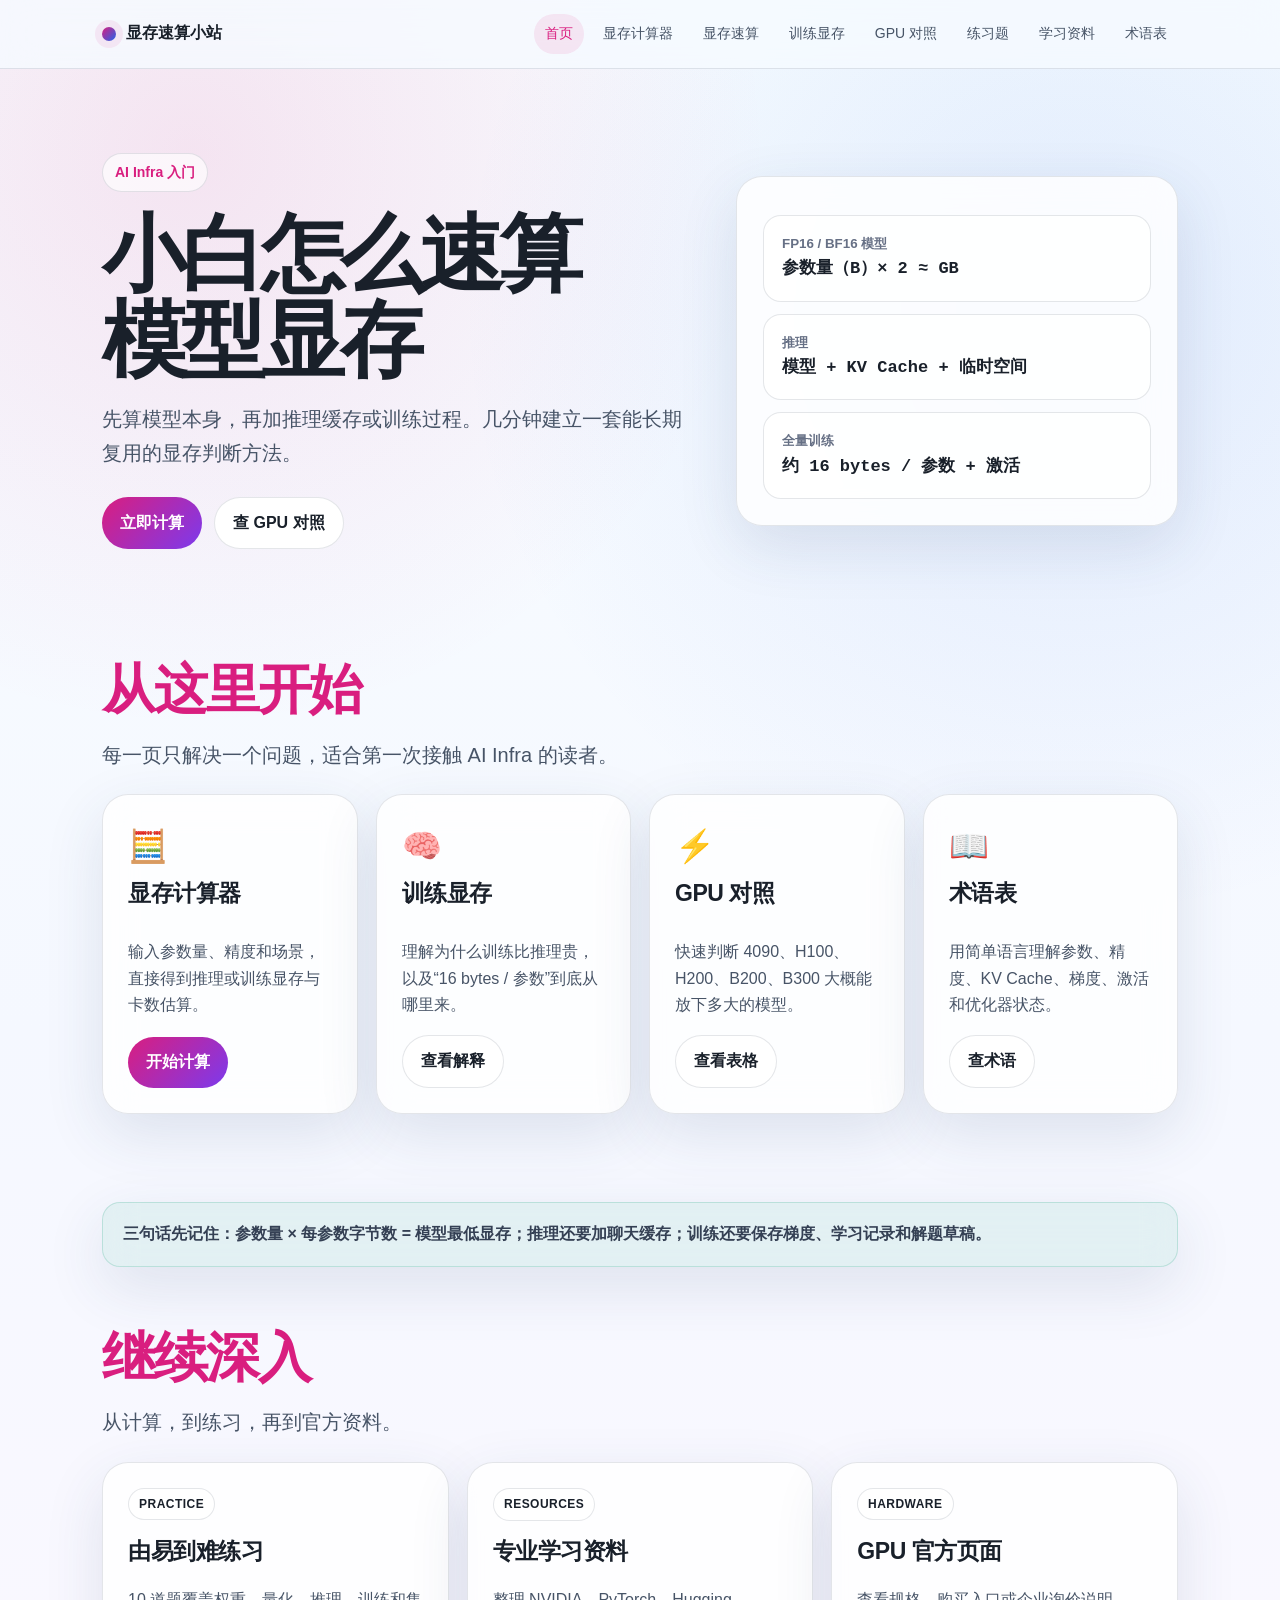
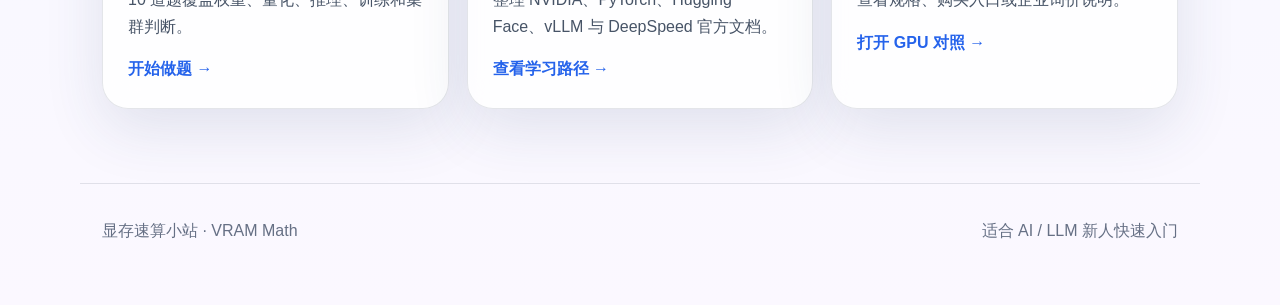
<file: index.html>
<!doctype html><html lang="zh-CN"><head><meta charset="utf-8"><meta name="viewport" content="width=device-width,initial-scale=1"><title>显存速算小站</title><meta name="description" content="用最简单的方法理解模型参数、推理显存、训练显存和常见 GPU。"><link rel="stylesheet" href="style.css"></head><body>
<nav class="nav"><div class="nav-inner"><a class="brand" href="index.html"><span class="brand-dot"></span><span>显存速算小站</span></a><div class="nav-links"><a class="active" href="index.html">首页</a><a href="calculator.html">显存计算器</a><a href="vram.html">显存速算</a><a href="training.html">训练显存</a><a href="gpu.html">GPU 对照</a><a href="practice.html">练习题</a><a href="resources.html">学习资料</a><a href="glossary.html">术语表</a></div></div></nav>
<main><section class="hero"><div class="hero-grid"><div><span class="kicker">AI Infra 入门</span><h1>小白怎么速算<br>模型显存</h1><p class="lead">先算模型本身，再加推理缓存或训练过程。几分钟建立一套能长期复用的显存判断方法。</p><div class="button-row"><a class="button primary" href="calculator.html">立即计算</a><a class="button" href="gpu.html">查 GPU 对照</a></div></div><aside class="hero-card"><div class="formula"><small>FP16 / BF16 模型</small><code>参数量（B）× 2 ≈ GB</code></div><div class="formula"><small>推理</small><code>模型 + KV Cache + 临时空间</code></div><div class="formula"><small>全量训练</small><code>约 16 bytes / 参数 + 激活</code></div></aside></div></section>
<section class="section"><div class="section-head"><h2>从这里开始</h2><p class="lead">每一页只解决一个问题，适合第一次接触 AI Infra 的读者。</p></div><div class="grid four">
<article class="card lesson-card"><div class="icon">🧮</div><h3>显存计算器</h3><p>输入参数量、精度和场景，直接得到推理或训练显存与卡数估算。</p><a class="button primary" href="calculator.html">开始计算</a></article>
<article class="card lesson-card"><div class="icon">🧠</div><h3>训练显存</h3><p>理解为什么训练比推理贵，以及“16 bytes / 参数”到底从哪里来。</p><a class="button" href="training.html">查看解释</a></article>
<article class="card lesson-card"><div class="icon">⚡</div><h3>GPU 对照</h3><p>快速判断 4090、H100、H200、B200、B300 大概能放下多大的模型。</p><a class="button" href="gpu.html">查看表格</a></article>
<article class="card lesson-card"><div class="icon">📖</div><h3>术语表</h3><p>用简单语言理解参数、精度、KV Cache、梯度、激活和优化器状态。</p><a class="button" href="glossary.html">查术语</a></article>
</div></section>
<section class="section"><div class="card callout">三句话先记住：参数量 × 每参数字节数 = 模型最低显存；推理还要加聊天缓存；训练还要保存梯度、学习记录和解题草稿。</div></section><section class="section compact-top"><div class="section-head"><h2>继续深入</h2><p class="lead">从计算，到练习，再到官方资料。</p></div><div class="grid three"><article class="card"><span class="tag">Practice</span><h3>由易到难练习</h3><p>10 道题覆盖权重、量化、推理、训练和集群判断。</p><a class="text-link" href="practice.html">开始做题 →</a></article><article class="card"><span class="tag">Resources</span><h3>专业学习资料</h3><p>整理 NVIDIA、PyTorch、Hugging Face、vLLM 与 DeepSpeed 官方文档。</p><a class="text-link" href="resources.html">查看学习路径 →</a></article><article class="card"><span class="tag">Hardware</span><h3>GPU 官方页面</h3><p>查看规格、购买入口或企业询价说明。</p><a class="text-link" href="gpu.html">打开 GPU 对照 →</a></article></div></section></main>
<footer class="footer"><span>显存速算小站 · VRAM Math</span><span>适合 AI / LLM 新人快速入门</span></footer></body></html>
</file>
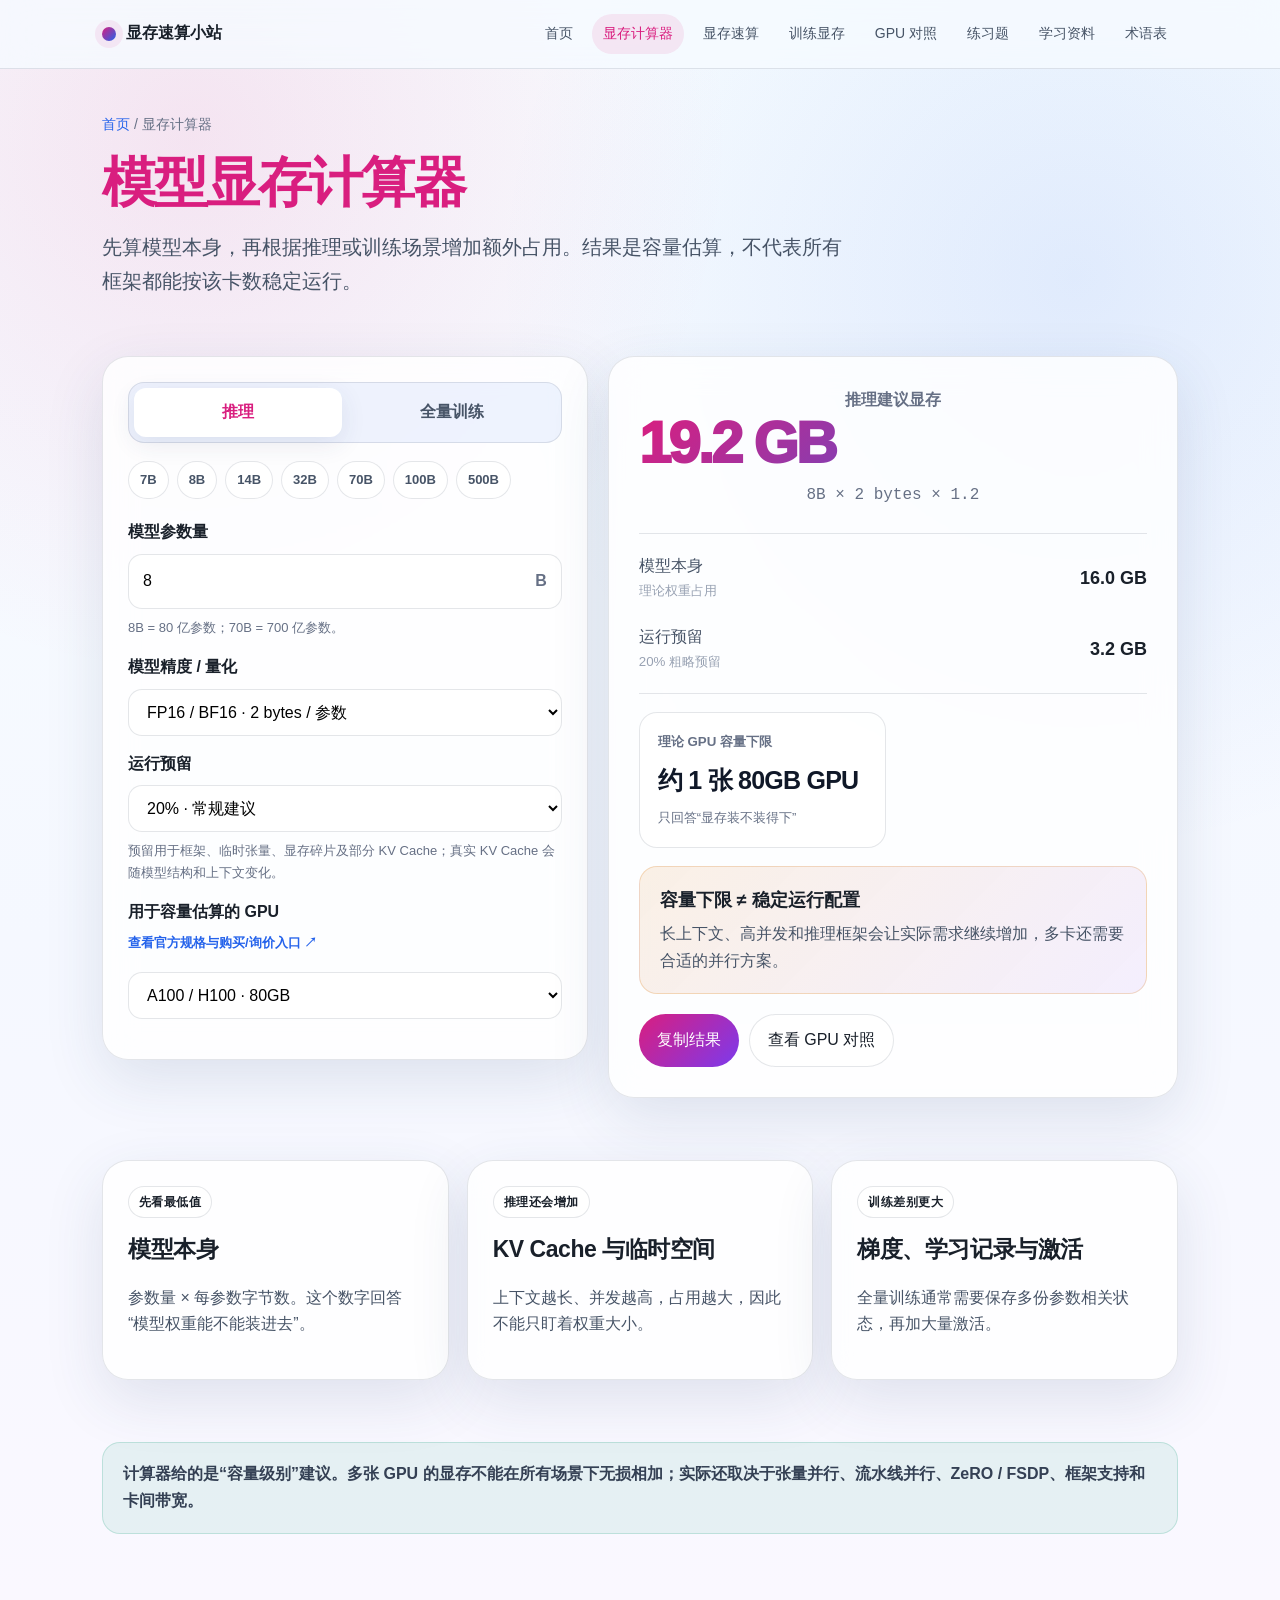
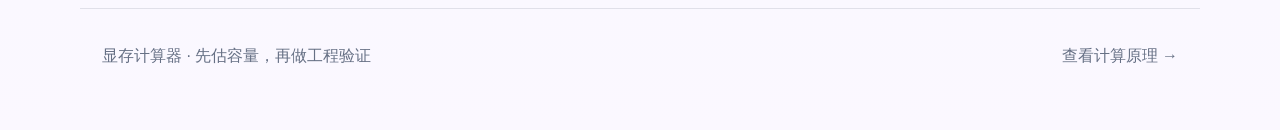
<file: calculator.html>
<!doctype html>
<html lang="zh-CN">
<head>
<meta charset="utf-8">
<meta name="viewport" content="width=device-width,initial-scale=1">
<title>显存计算器｜显存速算小站</title>
<meta name="description" content="输入模型参数、精度和使用场景，快速估算推理或全量训练需要的 GPU 显存。">
<link rel="stylesheet" href="style.css">
</head>
<body>
<nav class="nav"><div class="nav-inner"><a class="brand" href="index.html"><span class="brand-dot"></span><span>显存速算小站</span></a><div class="nav-links"><a href="index.html">首页</a><a class="active" href="calculator.html">显存计算器</a><a href="vram.html">显存速算</a><a href="training.html">训练显存</a><a href="gpu.html">GPU 对照</a><a href="practice.html">练习题</a><a href="resources.html">学习资料</a><a href="glossary.html">术语表</a></div></div></nav>
<main>
<section class="section calculator-hero"><div class="breadcrumbs"><a href="index.html">首页</a> / 显存计算器</div><div class="section-head"><h2>模型显存计算器</h2><p class="lead">先算模型本身，再根据推理或训练场景增加额外占用。结果是容量估算，不代表所有框架都能按该卡数稳定运行。</p></div></section>
<section class="section compact-top">
<div class="calculator-layout">
<article class="card calculator-form">
<div class="segmented" role="tablist" aria-label="计算场景">
<button class="segment active" type="button" data-mode="inference">推理</button>
<button class="segment" type="button" data-mode="training">全量训练</button>
</div>
<div class="preset-row" aria-label="常用模型参数预设">
<button type="button" class="preset" data-params="7">7B</button>
<button type="button" class="preset" data-params="8">8B</button>
<button type="button" class="preset" data-params="14">14B</button>
<button type="button" class="preset" data-params="32">32B</button>
<button type="button" class="preset" data-params="70">70B</button>
<button type="button" class="preset" data-params="100">100B</button>
<button type="button" class="preset" data-params="500">500B</button>
</div>
<div class="field"><label for="params">模型参数量</label><div class="input-suffix"><input id="params" type="number" min="0.1" step="0.1" value="8" inputmode="decimal"><span>B</span></div><p class="field-help">8B = 80 亿参数；70B = 700 亿参数。</p></div>
<div class="field"><label for="precision">模型精度 / 量化</label><select id="precision"><option value="4">FP32 · 4 bytes / 参数</option><option value="2" selected>FP16 / BF16 · 2 bytes / 参数</option><option value="1">INT8 · 约 1 byte / 参数</option><option value="0.5">INT4 · 理论约 0.5 byte / 参数</option></select></div>
<div id="inferenceFields">
<div class="field"><label for="reserve">运行预留</label><select id="reserve"><option value="0.10">10% · 短上下文 / 低并发</option><option value="0.20" selected>20% · 常规建议</option><option value="0.30">30% · 长上下文 / 更稳妥</option></select><p class="field-help">预留用于框架、临时张量、显存碎片及部分 KV Cache；真实 KV Cache 会随模型结构和上下文变化。</p></div>
</div>
<div id="trainingFields" hidden>
<div class="field"><label for="trainBytes">每个参数的训练状态</label><select id="trainBytes"><option value="16" selected>16 bytes · 常见混合精度 AdamW 下限</option><option value="18">18 bytes · 更保守</option><option value="20">20 bytes · 含更多副本 / 缓冲</option></select></div>
<div class="field"><label for="activationReserve">激活与临时空间（仅作粗估）</label><select id="activationReserve"><option value="0.20">额外 20% · 强检查点 / 小 batch</option><option value="0.40" selected>额外 40% · 中等预留</option><option value="0.80">额外 80% · 长序列 / 大 batch</option></select><p class="field-help">这不是固定比例。激活取决于 batch、序列长度、并行策略和梯度检查点。</p></div>
</div>
<div class="field"><label for="gpuSelect">用于容量估算的 GPU</label><a class="inline-help-link" href="gpu.html">查看官方规格与购买/询价入口 ↗</a><select id="gpuSelect"><option value="24">RTX 4090 · 24GB</option><option value="32">RTX 5090 · 32GB</option><option value="48">RTX 6000 Ada / L40S · 48GB</option><option value="80" selected>A100 / H100 · 80GB</option><option value="96">RTX PRO 6000 Blackwell · 96GB</option><option value="141">H200 · 141GB</option><option value="192">B200 · 192GB</option><option value="288">B300 · 288GB</option></select></div>
<div class="field" id="serverField" hidden><label for="gpusPerServer">每台服务器包含多少张 GPU</label><select id="gpusPerServer"><option value="8" selected>8 张 GPU · 常见 HGX 服务器</option><option value="4">4 张 GPU</option><option value="16">16 张 GPU</option><option value="72">72 张 GPU · NVL72 机架级系统</option></select><p class="field-help">这里只用于把“理论 GPU 张数”换算成服务器数量，不代表真实集群配置。</p></div>
</article>
<article class="card result-panel" aria-live="polite">
<div class="result-label" id="resultLabel">建议准备的显存</div>
<div class="result-big" id="totalResult">19.2 GB</div>
<div class="result-sub" id="formulaText">8B × 2 bytes × 1.2</div>
<div class="breakdown" id="breakdown"></div>
<div class="dual-result"><div class="metric-box"><small>理论 GPU 容量下限</small><b id="gpuCount">约 1 张 80GB GPU</b><p>只回答“显存装不装得下”</p></div><div class="metric-box" id="serverMetric" hidden><small>折算服务器容量下限</small><b id="serverCount">约 1 台服务器</b><p id="serverHint">按每台 8 张 GPU 计算</p></div></div><div class="result-warning"><strong id="warningTitle">容量下限 ≠ 工程建议</strong><p id="gpuCaveat">这是容量判断，不包含并行效率和通信限制。</p></div><div class="engineering-panel" id="engineeringPanel" hidden><h4>为什么真实训练集群可能大很多？</h4><p>显存只决定能不能装下；真实卡数还由训练时长目标和吞吐决定。</p><div class="reason-grid"><div class="reason-chip"><b>训练速度</b><span>更少 GPU 可能要训数月甚至更久</span></div><div class="reason-chip"><b>全局 Batch</b><span>需要足够并行度维持吞吐</span></div><div class="reason-chip"><b>通信效率</b><span>张量、流水线与数据并行会约束拓扑</span></div><div class="reason-chip"><b>容错与利用率</b><span>还要考虑故障、调度和有效利用率</span></div></div></div>
<div class="result-actions"><button type="button" class="button primary" id="copyResult">复制结果</button><a class="button" href="gpu.html">查看 GPU 对照</a></div>
</article>
</div>
</section>
<section class="section compact-top"><div class="grid three">
<article class="card"><span class="tag">先看最低值</span><h3>模型本身</h3><p>参数量 × 每参数字节数。这个数字回答“模型权重能不能装进去”。</p></article>
<article class="card"><span class="tag">推理还会增加</span><h3>KV Cache 与临时空间</h3><p>上下文越长、并发越高，占用越大，因此不能只盯着权重大小。</p></article>
<article class="card"><span class="tag">训练差别更大</span><h3>梯度、学习记录与激活</h3><p>全量训练通常需要保存多份参数相关状态，再加大量激活。</p></article>
</div></section>
<section class="section compact-top"><div class="callout">计算器给的是“容量级别”建议。多张 GPU 的显存不能在所有场景下无损相加；实际还取决于张量并行、流水线并行、ZeRO / FSDP、框架支持和卡间带宽。</div></section>
</main>
<footer class="footer"><span>显存计算器 · 先估容量，再做工程验证</span><a href="vram.html">查看计算原理 →</a></footer>
<script>
(() => {
  const $ = id => document.getElementById(id);
  const params = $('params');
  const precision = $('precision');
  const reserve = $('reserve');
  const trainBytes = $('trainBytes');
  const activationReserve = $('activationReserve');
  const gpuSelect = $('gpuSelect');
  const gpusPerServer = $('gpusPerServer');
  const serverField = $('serverField');
  const serverMetric = $('serverMetric');
  const serverCount = $('serverCount');
  const serverHint = $('serverHint');
  const engineeringPanel = $('engineeringPanel');
  const warningTitle = $('warningTitle');
  const inferenceFields = $('inferenceFields');
  const trainingFields = $('trainingFields');
  const totalResult = $('totalResult');
  const resultLabel = $('resultLabel');
  const formulaText = $('formulaText');
  const breakdown = $('breakdown');
  const gpuCount = $('gpuCount');
  const gpuCaveat = $('gpuCaveat');
  const copyResult = $('copyResult');
  let mode = 'inference';
  let copyText = '';

  const fmt = n => n >= 1000 ? `${(n/1000).toFixed(n >= 10000 ? 0 : 2)} TB` : `${n.toFixed(n < 10 ? 1 : n < 100 ? 1 : 0)} GB`;
  const row = (label, value, note='') => `<div class="breakdown-row"><span>${label}${note ? `<small>${note}</small>` : ''}</span><strong>${fmt(value)}</strong></div>`;

  function calculate() {
    const p = Math.max(0, Number(params.value) || 0);
    const gpu = Number(gpuSelect.value);
    let total = 0;
    let base = 0;
    let lines = '';
    let formula = '';

    if (mode === 'inference') {
      const bytes = Number(precision.value);
      const rv = Number(reserve.value);
      base = p * bytes;
      const extra = base * rv;
      total = base + extra;
      resultLabel.textContent = '推理建议显存';
      formula = `${p}B × ${bytes} bytes × ${(1 + rv).toFixed(1)}`;
      lines = row('模型本身', base, '理论权重占用') + row('运行预留', extra, `${Math.round(rv*100)}% 粗略预留`);
      gpuCaveat.textContent = '长上下文、高并发和推理框架会让实际需求继续增加，多卡还需要合适的并行方案。';
      warningTitle.textContent = '容量下限 ≠ 稳定运行配置';
      copyText = `模型：${p}B\n场景：推理\n精度：${precision.options[precision.selectedIndex].text}\n模型本身：${fmt(base)}\n建议显存：${fmt(total)}`;
    } else {
      const bytes = Number(trainBytes.value);
      const rv = Number(activationReserve.value);
      base = p * bytes;
      const activation = base * rv;
      total = base + activation;
      resultLabel.textContent = '全量训练粗略显存';
      formula = `${p}B × ${bytes} bytes × ${(1 + rv).toFixed(1)}`;
      lines = row('参数相关状态', base, `${bytes} bytes / 参数`) + row('激活与运行预留', activation, `额外 ${Math.round(rv*100)}%`);
      gpuCaveat.textContent = '这个数字只表示显存总容量够不够。真实训练规模还取决于目标训练时长、Token 数、吞吐、并行拓扑和集群利用率。';
      warningTitle.textContent = '容量下限 ≠ 真实训练集群规模';
      copyText = `模型：${p}B\n场景：全量训练\n参数相关状态：${fmt(base)}\n含激活粗估：${fmt(total)}`;
    }

    const count = total > 0 ? Math.ceil(total / gpu) : 0;
    totalResult.textContent = fmt(total);
    formulaText.textContent = formula;
    breakdown.innerHTML = lines;
    gpuCount.textContent = count === 1 ? `约 1 张 ${gpu}GB GPU` : `约 ${count} 张 ${gpu}GB GPU`;
    if (mode === 'training') {
      const perServer = Number(gpusPerServer.value);
      const servers = Math.ceil(count / perServer);
      serverCount.textContent = `约 ${servers} 台服务器`;
      serverHint.textContent = `按每台 ${perServer} 张 GPU 折算`;
      serverMetric.hidden = false;
      serverField.hidden = false;
      engineeringPanel.hidden = false;
      copyText += `\n理论 GPU 容量下限：${count} 张 ${gpu}GB GPU\n折算服务器容量下限：${servers} 台（每台 ${perServer} 张）\n注意：这不是实际训练集群建议。`;
    } else {
      serverMetric.hidden = true;
      serverField.hidden = true;
      engineeringPanel.hidden = true;
    }
  }

  document.querySelectorAll('.segment').forEach(button => button.addEventListener('click', () => {
    mode = button.dataset.mode;
    document.querySelectorAll('.segment').forEach(x => x.classList.toggle('active', x === button));
    inferenceFields.hidden = mode !== 'inference';
    trainingFields.hidden = mode !== 'training';
    serverField.hidden = mode !== 'training';
    precision.closest('.field').hidden = mode !== 'inference';
    calculate();
  }));

  document.querySelectorAll('.preset').forEach(button => button.addEventListener('click', () => {
    params.value = button.dataset.params;
    document.querySelectorAll('.preset').forEach(x => x.classList.toggle('active', x === button));
    calculate();
  }));

  [params, precision, reserve, trainBytes, activationReserve, gpuSelect, gpusPerServer].forEach(el => el.addEventListener('input', calculate));
  copyResult.addEventListener('click', async () => {
    try {
      await navigator.clipboard.writeText(copyText);
      copyResult.textContent = '已复制';
      setTimeout(() => copyResult.textContent = '复制结果', 1400);
    } catch (_) {
      copyResult.textContent = '复制失败';
      setTimeout(() => copyResult.textContent = '复制结果', 1400);
    }
  });
  calculate();
})();
</script>
</body>
</html>
</file>
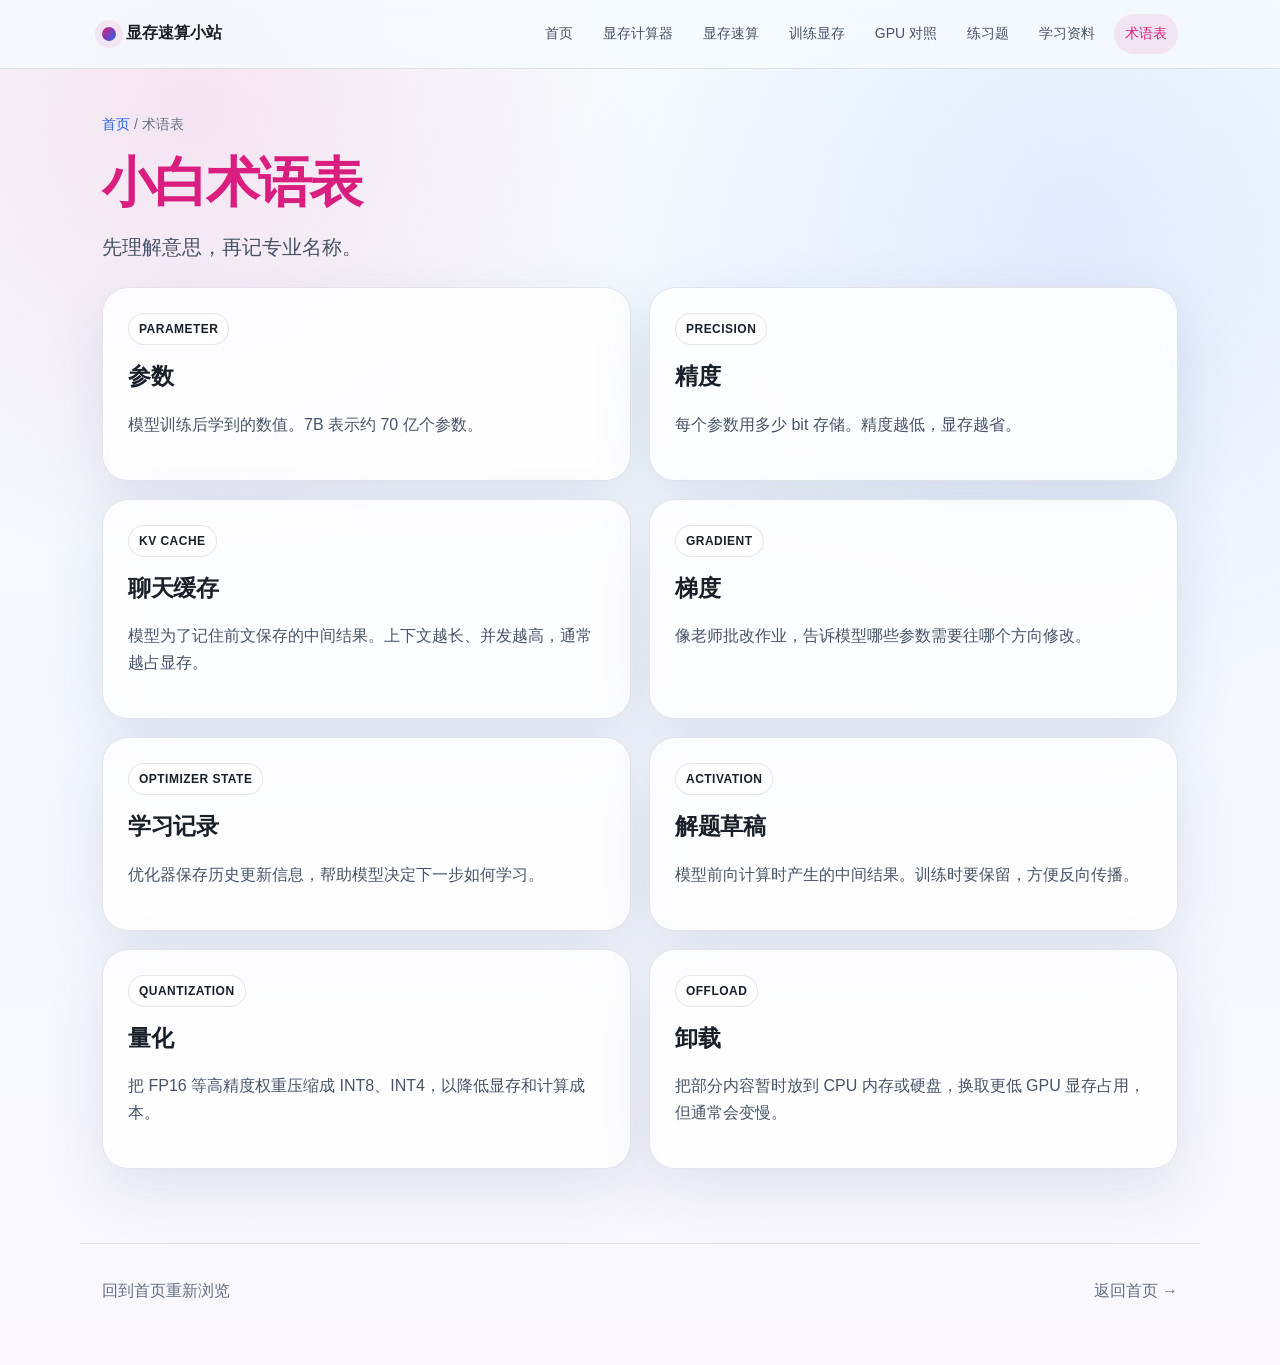
<file: glossary.html>
<!doctype html><html lang="zh-CN"><head><meta charset="utf-8"><meta name="viewport" content="width=device-width,initial-scale=1"><title>术语表｜显存速算小站</title><link rel="stylesheet" href="style.css"></head><body>
<nav class="nav"><div class="nav-inner"><a class="brand" href="index.html"><span class="brand-dot"></span><span>显存速算小站</span></a><div class="nav-links"><a href="index.html">首页</a><a href="calculator.html">显存计算器</a><a href="vram.html">显存速算</a><a href="training.html">训练显存</a><a href="gpu.html">GPU 对照</a><a href="practice.html">练习题</a><a href="resources.html">学习资料</a><a class="active" href="glossary.html">术语表</a></div></div></nav>
<main><section class="section"><div class="breadcrumbs"><a href="index.html">首页</a> / 术语表</div><div class="section-head"><h2>小白术语表</h2><p class="lead">先理解意思，再记专业名称。</p></div><div class="grid two"><article class="card"><span class="tag">Parameter</span><h3>参数</h3><p>模型训练后学到的数值。7B 表示约 70 亿个参数。</p></article><article class="card"><span class="tag">Precision</span><h3>精度</h3><p>每个参数用多少 bit 存储。精度越低，显存越省。</p></article><article class="card"><span class="tag">KV Cache</span><h3>聊天缓存</h3><p>模型为了记住前文保存的中间结果。上下文越长、并发越高，通常越占显存。</p></article><article class="card"><span class="tag">Gradient</span><h3>梯度</h3><p>像老师批改作业，告诉模型哪些参数需要往哪个方向修改。</p></article><article class="card"><span class="tag">Optimizer State</span><h3>学习记录</h3><p>优化器保存历史更新信息，帮助模型决定下一步如何学习。</p></article><article class="card"><span class="tag">Activation</span><h3>解题草稿</h3><p>模型前向计算时产生的中间结果。训练时要保留，方便反向传播。</p></article><article class="card"><span class="tag">Quantization</span><h3>量化</h3><p>把 FP16 等高精度权重压缩成 INT8、INT4，以降低显存和计算成本。</p></article><article class="card"><span class="tag">Offload</span><h3>卸载</h3><p>把部分内容暂时放到 CPU 内存或硬盘，换取更低 GPU 显存占用，但通常会变慢。</p></article></div></section></main>
<footer class="footer"><span>回到首页重新浏览</span><a href="index.html">返回首页 →</a></footer></body></html>
</file>
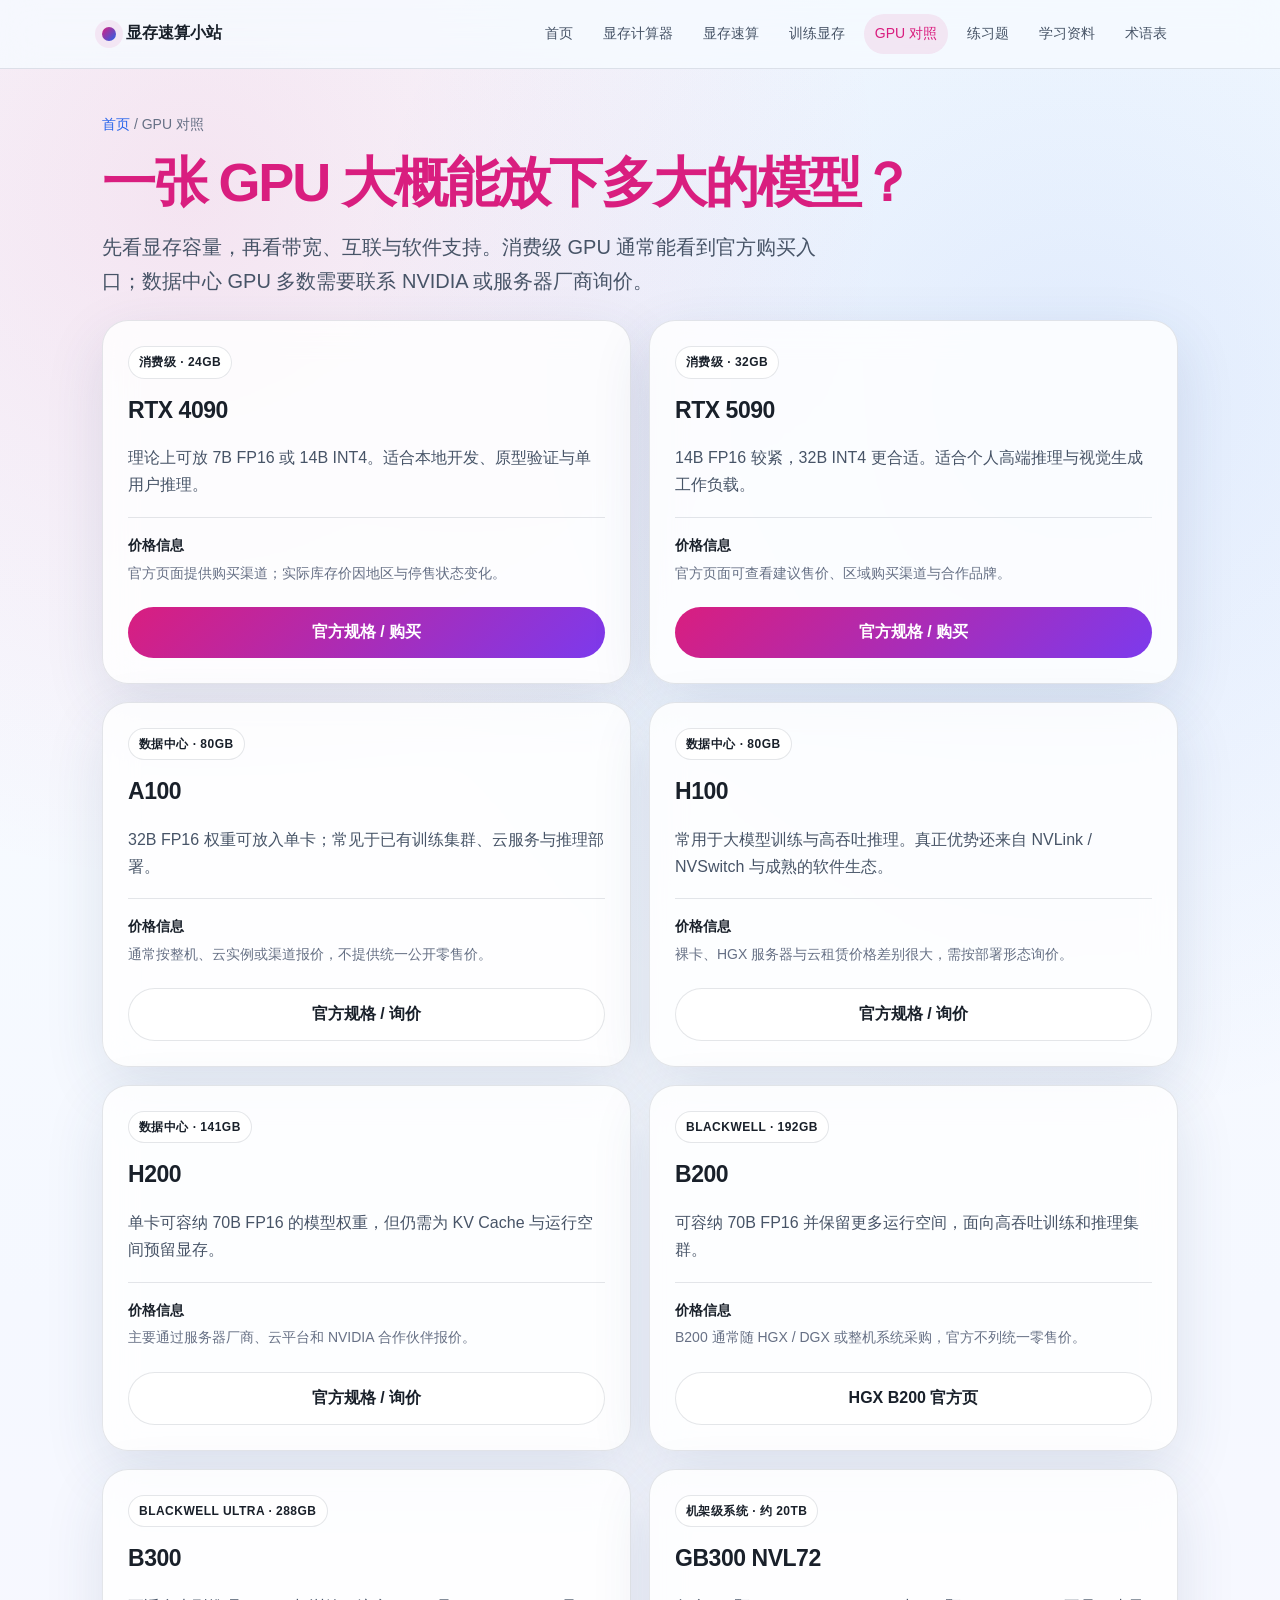
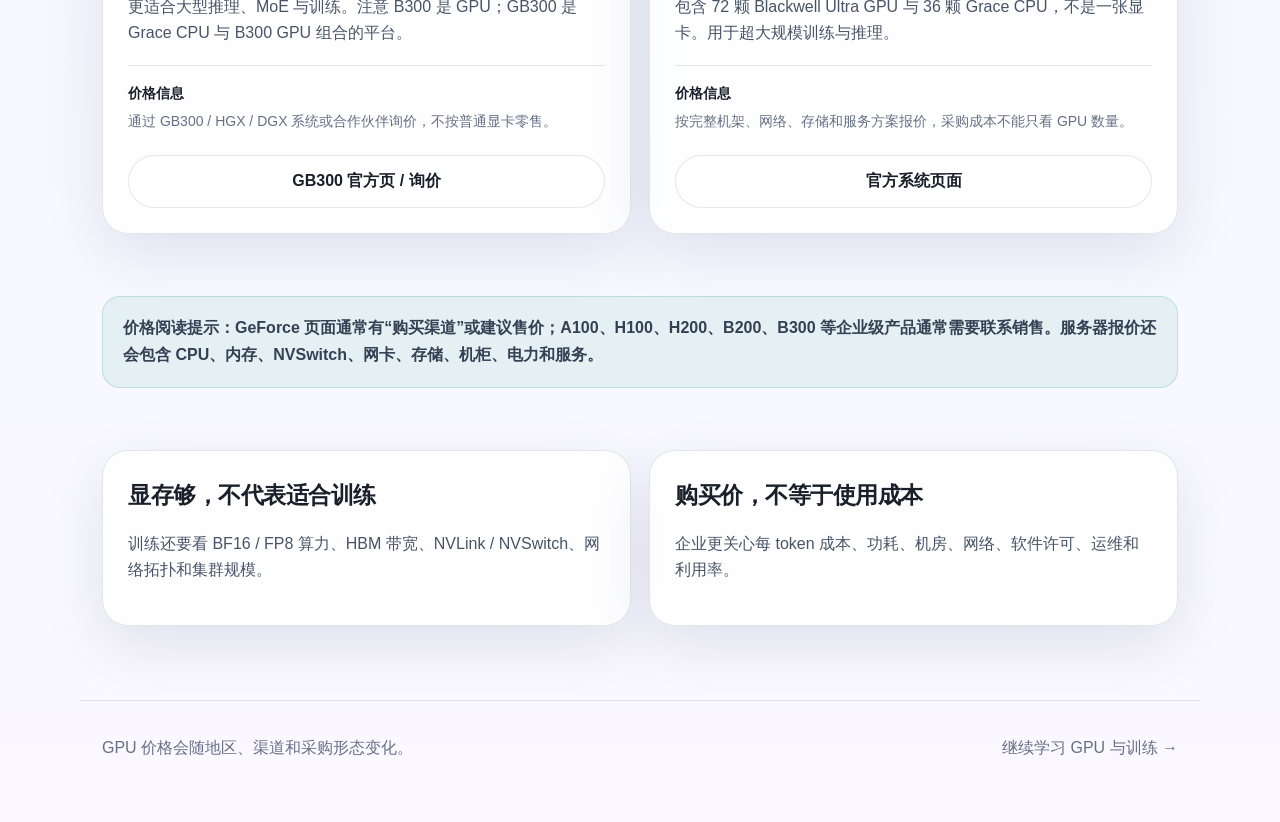
<file: gpu.html>
<!doctype html><html lang="zh-CN"><head><meta charset="utf-8"><meta name="viewport" content="width=device-width,initial-scale=1"><title>GPU 对照｜显存速算小站</title><meta name="description" content="常见 AI GPU 显存、适用模型，以及 NVIDIA 官方规格、购买与询价入口。"><link rel="stylesheet" href="style.css"></head><body>
<nav class="nav"><div class="nav-inner"><a class="brand" href="index.html"><span class="brand-dot"></span><span>显存速算小站</span></a><div class="nav-links"><a href="index.html">首页</a><a href="calculator.html">显存计算器</a><a href="vram.html">显存速算</a><a href="training.html">训练显存</a><a class="active" href="gpu.html">GPU 对照</a><a href="practice.html">练习题</a><a href="resources.html">学习资料</a><a href="glossary.html">术语表</a></div></div></nav>
<main><section class="section"><div class="breadcrumbs"><a href="index.html">首页</a> / GPU 对照</div><div class="section-head"><h2>一张 GPU 大概能放下多大的模型？</h2><p class="lead">先看显存容量，再看带宽、互联与软件支持。消费级 GPU 通常能看到官方购买入口；数据中心 GPU 多数需要联系 NVIDIA 或服务器厂商询价。</p></div>
<div class="gpu-card-grid">
<article class="card gpu-product"><div><span class="tag">消费级 · 24GB</span><h3>RTX 4090</h3><p>理论上可放 7B FP16 或 14B INT4。适合本地开发、原型验证与单用户推理。</p><div class="spec-line"><b>价格信息</b><span>官方页面提供购买渠道；实际库存价因地区与停售状态变化。</span></div></div><div class="product-actions"><a class="button primary" target="_blank" rel="noopener" href="https://www.nvidia.com/en-us/geforce/graphics-cards/40-series/rtx-4090/">官方规格 / 购买</a></div></article>
<article class="card gpu-product"><div><span class="tag">消费级 · 32GB</span><h3>RTX 5090</h3><p>14B FP16 较紧，32B INT4 更合适。适合个人高端推理与视觉生成工作负载。</p><div class="spec-line"><b>价格信息</b><span>官方页面可查看建议售价、区域购买渠道与合作品牌。</span></div></div><div class="product-actions"><a class="button primary" target="_blank" rel="noopener" href="https://www.nvidia.com/en-us/geforce/graphics-cards/50-series/rtx-5090/">官方规格 / 购买</a></div></article>
<article class="card gpu-product"><div><span class="tag">数据中心 · 80GB</span><h3>A100</h3><p>32B FP16 权重可放入单卡；常见于已有训练集群、云服务与推理部署。</p><div class="spec-line"><b>价格信息</b><span>通常按整机、云实例或渠道报价，不提供统一公开零售价。</span></div></div><div class="product-actions"><a class="button" target="_blank" rel="noopener" href="https://www.nvidia.com/en-us/data-center/a100/">官方规格 / 询价</a></div></article>
<article class="card gpu-product"><div><span class="tag">数据中心 · 80GB</span><h3>H100</h3><p>常用于大模型训练与高吞吐推理。真正优势还来自 NVLink / NVSwitch 与成熟的软件生态。</p><div class="spec-line"><b>价格信息</b><span>裸卡、HGX 服务器与云租赁价格差别很大，需按部署形态询价。</span></div></div><div class="product-actions"><a class="button" target="_blank" rel="noopener" href="https://www.nvidia.com/en-us/data-center/h100/">官方规格 / 询价</a></div></article>
<article class="card gpu-product"><div><span class="tag">数据中心 · 141GB</span><h3>H200</h3><p>单卡可容纳 70B FP16 的模型权重，但仍需为 KV Cache 与运行空间预留显存。</p><div class="spec-line"><b>价格信息</b><span>主要通过服务器厂商、云平台和 NVIDIA 合作伙伴报价。</span></div></div><div class="product-actions"><a class="button" target="_blank" rel="noopener" href="https://www.nvidia.com/en-us/data-center/h200/">官方规格 / 询价</a></div></article>
<article class="card gpu-product"><div><span class="tag">Blackwell · 192GB</span><h3>B200</h3><p>可容纳 70B FP16 并保留更多运行空间，面向高吞吐训练和推理集群。</p><div class="spec-line"><b>价格信息</b><span>B200 通常随 HGX / DGX 或整机系统采购，官方不列统一零售价。</span></div></div><div class="product-actions"><a class="button" target="_blank" rel="noopener" href="https://www.nvidia.com/en-us/data-center/hgx/">HGX B200 官方页</a></div></article>
<article class="card gpu-product"><div><span class="tag">Blackwell Ultra · 288GB</span><h3>B300</h3><p>更适合大型推理、MoE 与训练。注意 B300 是 GPU；GB300 是 Grace CPU 与 B300 GPU 组合的平台。</p><div class="spec-line"><b>价格信息</b><span>通过 GB300 / HGX / DGX 系统或合作伙伴询价，不按普通显卡零售。</span></div></div><div class="product-actions"><a class="button" target="_blank" rel="noopener" href="https://www.nvidia.com/en-us/data-center/gb300-nvl72/">GB300 官方页 / 询价</a></div></article>
<article class="card gpu-product"><div><span class="tag">机架级系统 · 约 20TB</span><h3>GB300 NVL72</h3><p>包含 72 颗 Blackwell Ultra GPU 与 36 颗 Grace CPU，不是一张显卡。用于超大规模训练与推理。</p><div class="spec-line"><b>价格信息</b><span>按完整机架、网络、存储和服务方案报价，采购成本不能只看 GPU 数量。</span></div></div><div class="product-actions"><a class="button" target="_blank" rel="noopener" href="https://www.nvidia.com/en-us/data-center/gb300-nvl72/">官方系统页面</a></div></article>
</div></section>
<section class="section compact-top"><div class="callout"><strong>价格阅读提示：</strong>GeForce 页面通常有“购买渠道”或建议售价；A100、H100、H200、B200、B300 等企业级产品通常需要联系销售。服务器报价还会包含 CPU、内存、NVSwitch、网卡、存储、机柜、电力和服务。</div></section>
<section class="section compact-top"><div class="grid two"><article class="card"><h3>显存够，不代表适合训练</h3><p>训练还要看 BF16 / FP8 算力、HBM 带宽、NVLink / NVSwitch、网络拓扑和集群规模。</p></article><article class="card"><h3>购买价，不等于使用成本</h3><p>企业更关心每 token 成本、功耗、机房、网络、软件许可、运维和利用率。</p></article></div></section></main>
<footer class="footer"><span>GPU 价格会随地区、渠道和采购形态变化。</span><a href="resources.html">继续学习 GPU 与训练 →</a></footer></body></html>
</file>
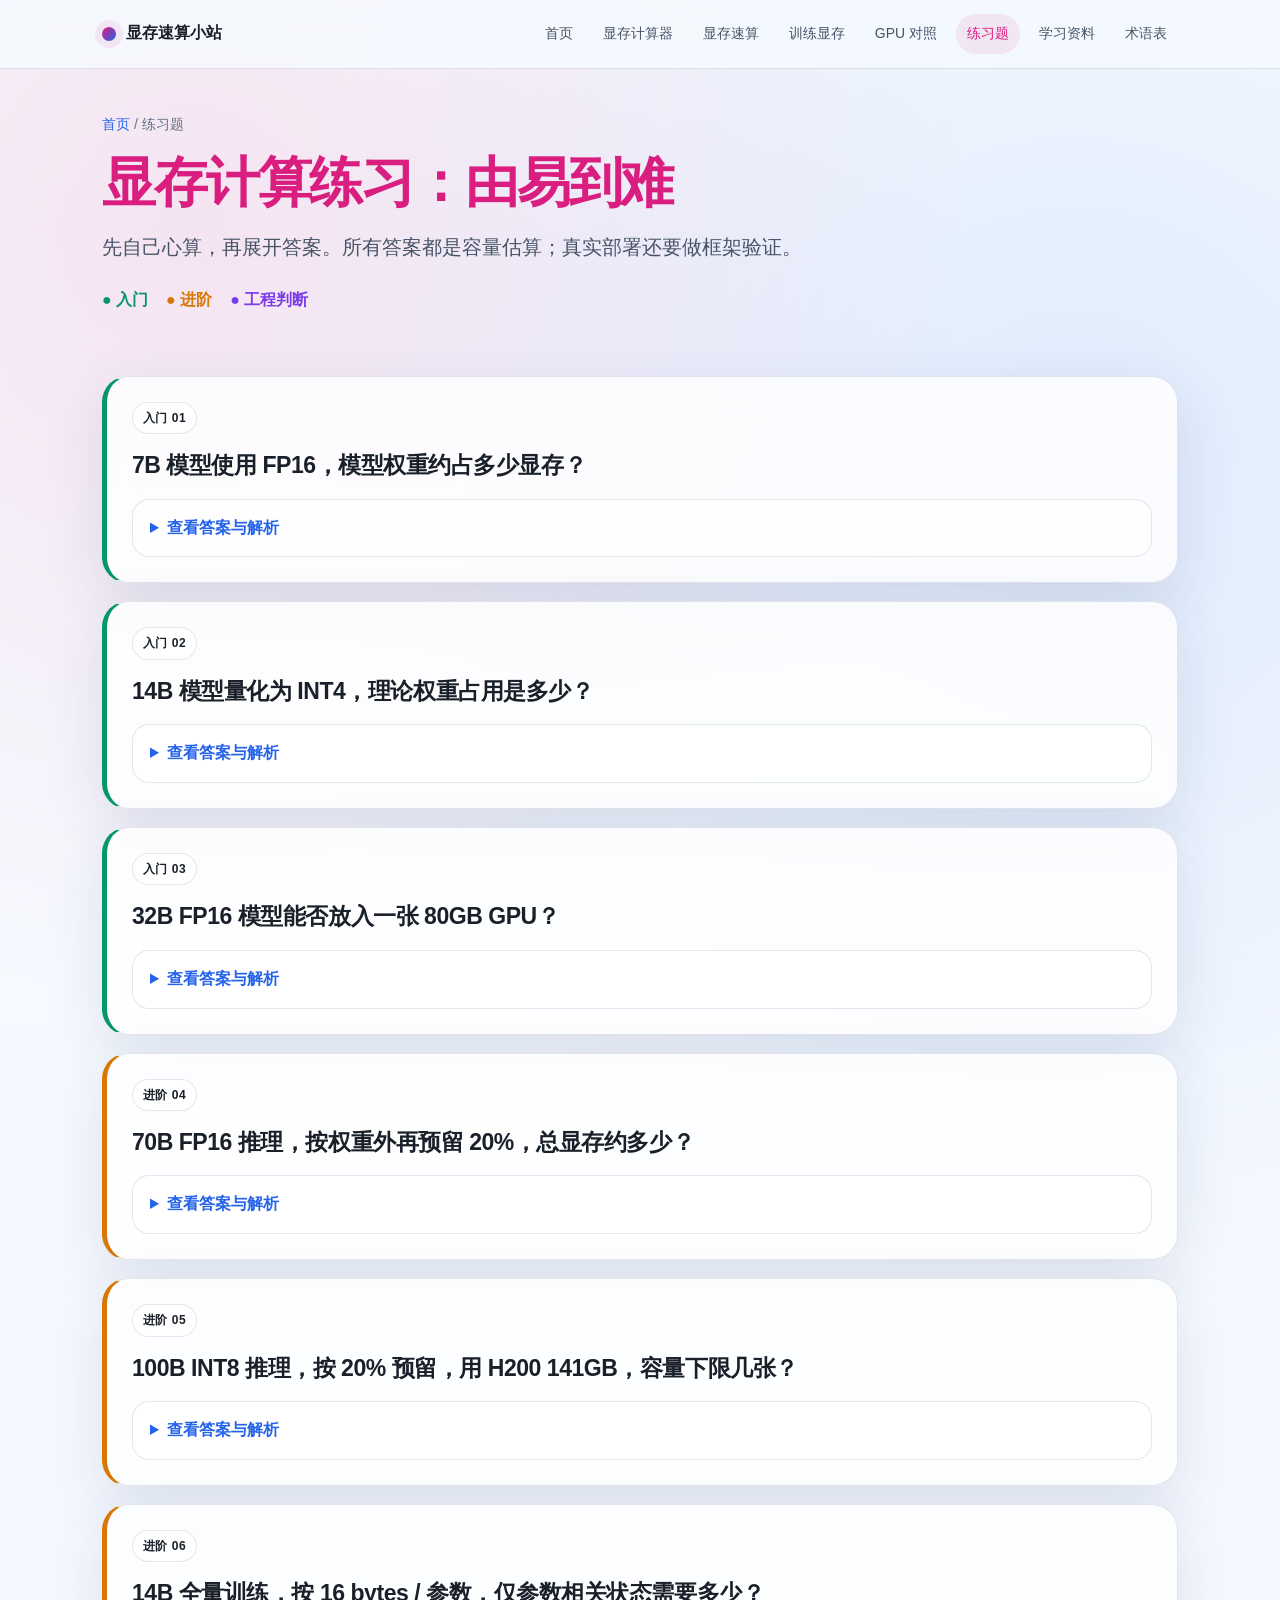
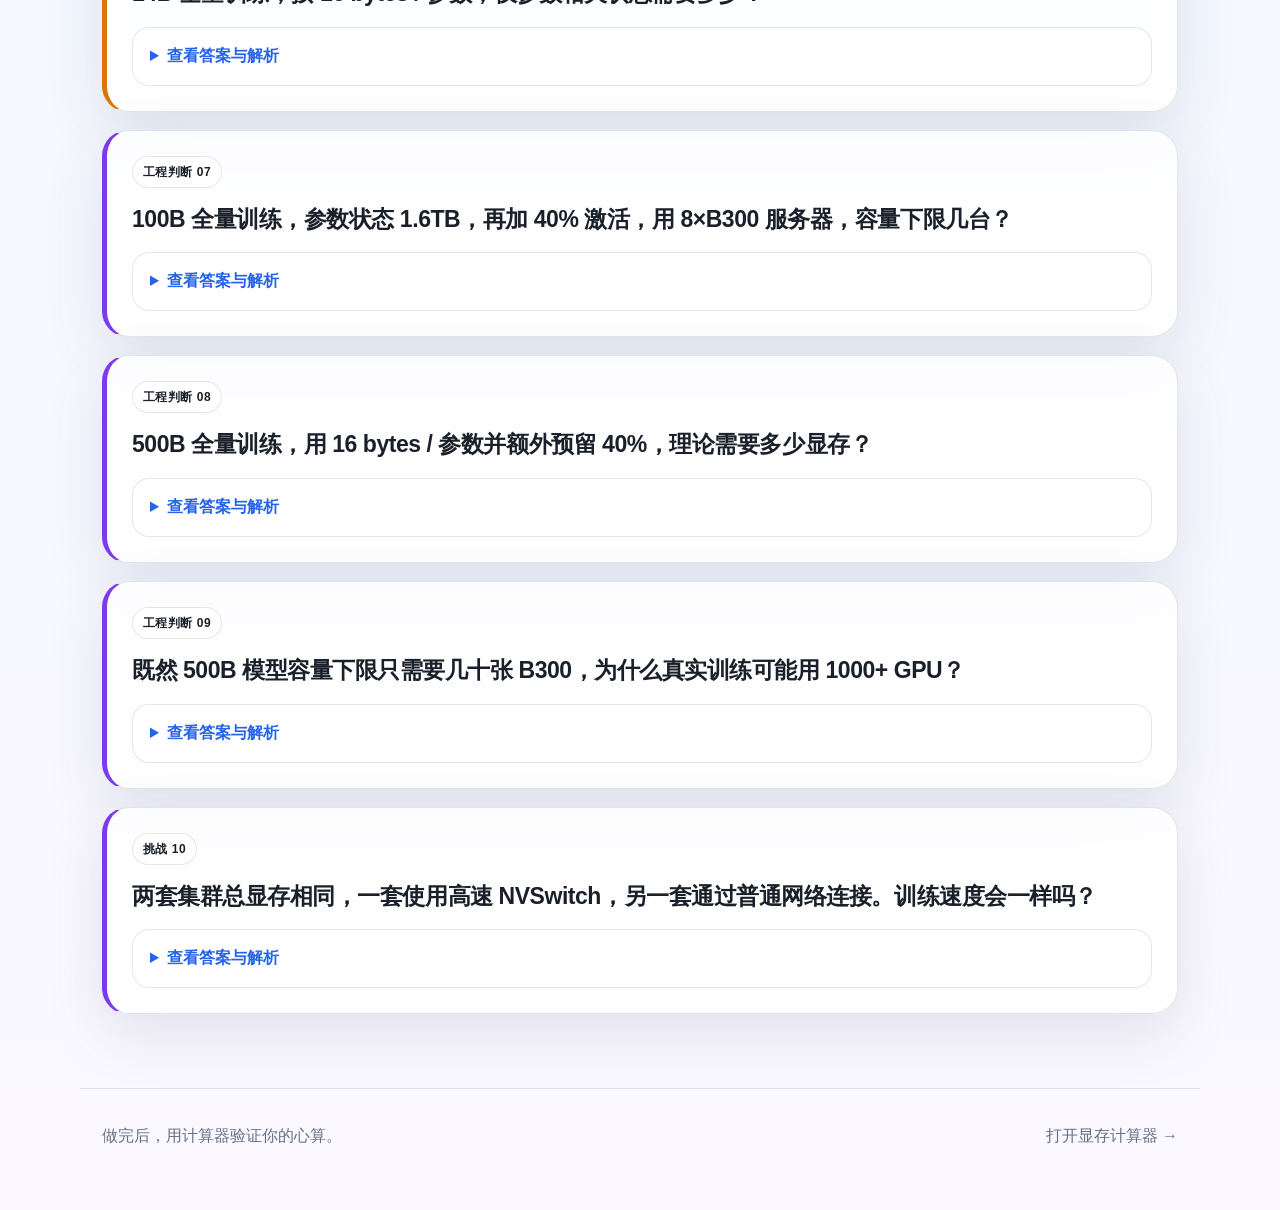
<file: practice.html>
<!doctype html><html lang="zh-CN"><head><meta charset="utf-8"><meta name="viewport" content="width=device-width,initial-scale=1"><title>练习题｜显存速算小站</title><meta name="description" content="从基础权重计算到训练集群容量下限，循序渐进练习模型显存估算。"><link rel="stylesheet" href="style.css"></head><body>
<nav class="nav"><div class="nav-inner"><a class="brand" href="index.html"><span class="brand-dot"></span><span>显存速算小站</span></a><div class="nav-links"><a href="index.html">首页</a><a href="calculator.html">显存计算器</a><a href="vram.html">显存速算</a><a href="training.html">训练显存</a><a href="gpu.html">GPU 对照</a><a class="active" href="practice.html">练习题</a><a href="resources.html">学习资料</a><a href="glossary.html">术语表</a></div></div></nav>
<main><section class="section"><div class="breadcrumbs"><a href="index.html">首页</a> / 练习题</div><div class="section-head"><h2>显存计算练习：由易到难</h2><p class="lead">先自己心算，再展开答案。所有答案都是容量估算；真实部署还要做框架验证。</p></div><div class="difficulty-legend"><span>● 入门</span><span>● 进阶</span><span>● 工程判断</span></div></section>
<section class="section compact-top"><div class="practice-list">
<article class="card question-block easy"><span class="tag">入门 01</span><h3>7B 模型使用 FP16，模型权重约占多少显存？</h3><details class="answer"><summary>查看答案与解析</summary><div class="answer-body"><div class="result">约 14GB</div><p>FP16 每个参数约 2 bytes：7 × 2 = 14GB。这里只算权重，不包括 KV Cache 和运行开销。</p></div></details></article>
<article class="card question-block easy"><span class="tag">入门 02</span><h3>14B 模型量化为 INT4，理论权重占用是多少？</h3><details class="answer"><summary>查看答案与解析</summary><div class="answer-body"><div class="result">理论约 7GB</div><p>INT4 理论上每个参数约 0.5 byte：14 × 0.5 = 7GB。实际还会有量化尺度、元数据和框架开销。</p></div></details></article>
<article class="card question-block easy"><span class="tag">入门 03</span><h3>32B FP16 模型能否放入一张 80GB GPU？</h3><details class="answer"><summary>查看答案与解析</summary><div class="answer-body"><div class="result">权重能放下</div><p>32 × 2 = 64GB，80GB 还剩约 16GB。但长上下文或高并发可能让 KV Cache 把余量吃完。</p></div></details></article>
<article class="card question-block medium"><span class="tag">进阶 04</span><h3>70B FP16 推理，按权重外再预留 20%，总显存约多少？</h3><details class="answer"><summary>查看答案与解析</summary><div class="answer-body"><div class="result">约 168GB</div><p>权重 70 × 2 = 140GB；20% 预留为 28GB；合计约 168GB。2 张 80GB 只有 160GB，因此仍偏紧。</p></div></details></article>
<article class="card question-block medium"><span class="tag">进阶 05</span><h3>100B INT8 推理，按 20% 预留，用 H200 141GB，容量下限几张？</h3><details class="answer"><summary>查看答案与解析</summary><div class="answer-body"><div class="result">约 1 张，但余量有限</div><p>权重约 100GB，加 20% 为 120GB。141GB 容量上可放下，但实际 KV Cache、并发和框架可能需要更大余量。</p></div></details></article>
<article class="card question-block medium"><span class="tag">进阶 06</span><h3>14B 全量训练，按 16 bytes / 参数，仅参数相关状态需要多少？</h3><details class="answer"><summary>查看答案与解析</summary><div class="answer-body"><div class="result">约 224GB</div><p>14 × 16 = 224GB。它包含模型、梯度、FP32 主权重和 Adam 状态，但还没有算激活。</p></div></details></article>
<article class="card question-block hard"><span class="tag">工程判断 07</span><h3>100B 全量训练，参数状态 1.6TB，再加 40% 激活，用 8×B300 服务器，容量下限几台？</h3><details class="answer"><summary>查看答案与解析</summary><div class="answer-body"><div class="result">约 1 台服务器</div><p>总量约 1.6 × 1.4 = 2.24TB。8 张 B300 总显存约 2.304TB，容量上刚刚覆盖，但没有足够工程余量，也不代表一台服务器能在合理时间内完成训练。</p></div></details></article>
<article class="card question-block hard"><span class="tag">工程判断 08</span><h3>500B 全量训练，用 16 bytes / 参数并额外预留 40%，理论需要多少显存？</h3><details class="answer"><summary>查看答案与解析</summary><div class="answer-body"><div class="result">约 11.2TB</div><p>参数状态：500 × 16 = 8000GB = 8TB；再加 40% 约 3.2TB，合计 11.2TB。这只是容量级别估算。</p></div></details></article>
<article class="card question-block hard"><span class="tag">工程判断 09</span><h3>既然 500B 模型容量下限只需要几十张 B300，为什么真实训练可能用 1000+ GPU？</h3><details class="answer"><summary>查看答案与解析</summary><div class="answer-body"><div class="result">因为容量不是训练速度</div><p>GPU 数量还由训练 token 数、目标完成时间、全局 batch、并行策略、通信效率、容错和利用率决定。容量下限只回答“装不装得下”。</p></div></details></article>
<article class="card question-block hard"><span class="tag">挑战 10</span><h3>两套集群总显存相同，一套使用高速 NVSwitch，另一套通过普通网络连接。训练速度会一样吗？</h3><details class="answer"><summary>查看答案与解析</summary><div class="answer-body"><div class="result">通常不会</div><p>大模型训练需要频繁同步张量、梯度与参数。互联带宽和延迟会显著影响 GPU 等待时间；“总显存相同”远不足以判断性能。</p></div></details></article>
</div></section></main><footer class="footer"><span>做完后，用计算器验证你的心算。</span><a href="calculator.html">打开显存计算器 →</a></footer></body></html>
</file>
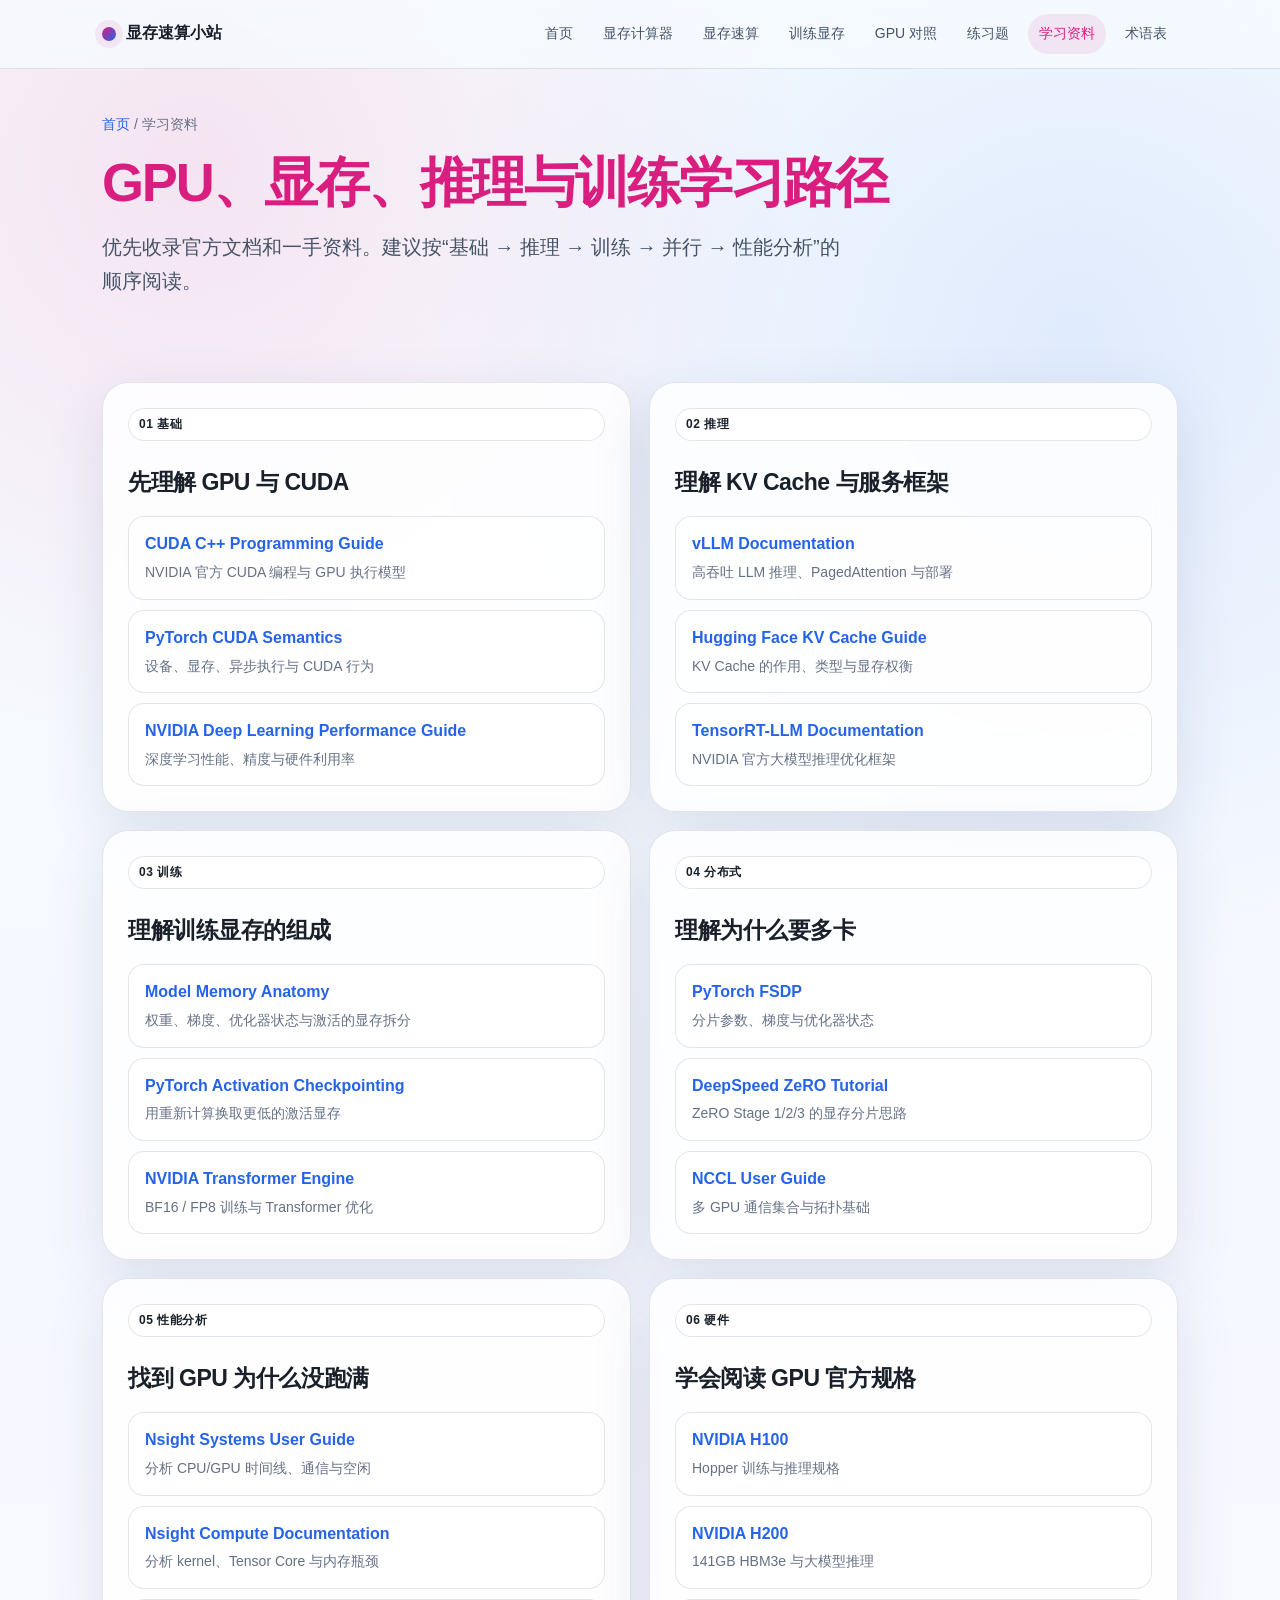
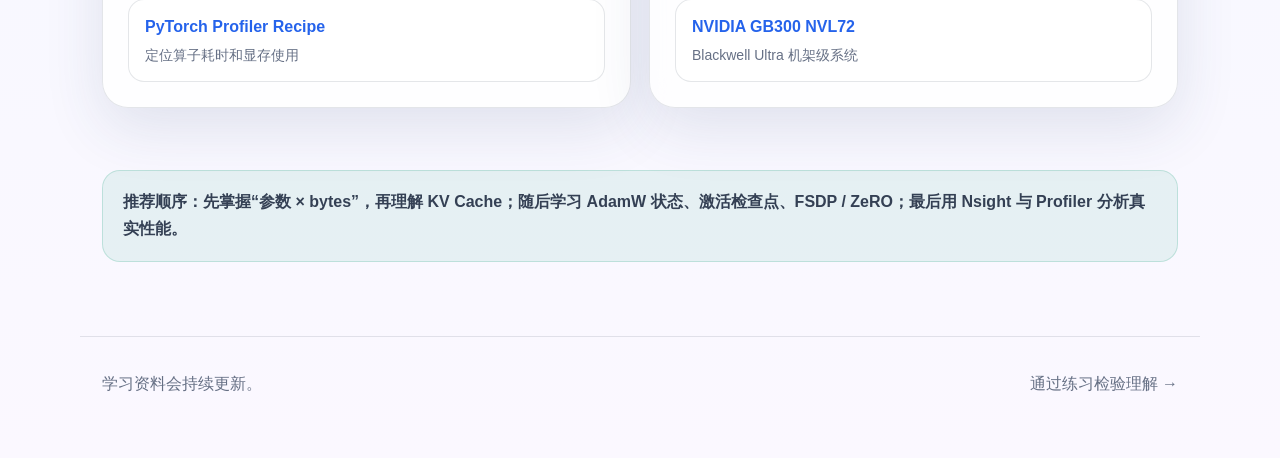
<file: resources.html>
<!doctype html><html lang="zh-CN"><head><meta charset="utf-8"><meta name="viewport" content="width=device-width,initial-scale=1"><title>学习资料｜显存速算小站</title><meta name="description" content="GPU 显存、LLM 推理、训练、并行与性能分析的官方学习资料。"><link rel="stylesheet" href="style.css"></head><body>
<nav class="nav"><div class="nav-inner"><a class="brand" href="index.html"><span class="brand-dot"></span><span>显存速算小站</span></a><div class="nav-links"><a href="index.html">首页</a><a href="calculator.html">显存计算器</a><a href="vram.html">显存速算</a><a href="training.html">训练显存</a><a href="gpu.html">GPU 对照</a><a href="practice.html">练习题</a><a class="active" href="resources.html">学习资料</a><a href="glossary.html">术语表</a></div></div></nav>
<main><section class="section"><div class="breadcrumbs"><a href="index.html">首页</a> / 学习资料</div><div class="section-head"><h2>GPU、显存、推理与训练学习路径</h2><p class="lead">优先收录官方文档和一手资料。建议按“基础 → 推理 → 训练 → 并行 → 性能分析”的顺序阅读。</p></div></section>
<section class="section compact-top"><div class="resource-path">
<article class="card resource-group"><span class="tag">01 基础</span><h3>先理解 GPU 与 CUDA</h3><a class="resource-link" target="_blank" rel="noopener" href="https://docs.nvidia.com/cuda/cuda-c-programming-guide/"><b>CUDA C++ Programming Guide</b><span>NVIDIA 官方 CUDA 编程与 GPU 执行模型</span></a><a class="resource-link" target="_blank" rel="noopener" href="https://docs.pytorch.org/docs/stable/notes/cuda.html"><b>PyTorch CUDA Semantics</b><span>设备、显存、异步执行与 CUDA 行为</span></a><a class="resource-link" target="_blank" rel="noopener" href="https://docs.nvidia.com/deeplearning/performance/index.html"><b>NVIDIA Deep Learning Performance Guide</b><span>深度学习性能、精度与硬件利用率</span></a></article>
<article class="card resource-group"><span class="tag">02 推理</span><h3>理解 KV Cache 与服务框架</h3><a class="resource-link" target="_blank" rel="noopener" href="https://docs.vllm.ai/"><b>vLLM Documentation</b><span>高吞吐 LLM 推理、PagedAttention 与部署</span></a><a class="resource-link" target="_blank" rel="noopener" href="https://huggingface.co/docs/transformers/main/en/kv_cache"><b>Hugging Face KV Cache Guide</b><span>KV Cache 的作用、类型与显存权衡</span></a><a class="resource-link" target="_blank" rel="noopener" href="https://docs.nvidia.com/deeplearning/tensorrt-llm/"><b>TensorRT-LLM Documentation</b><span>NVIDIA 官方大模型推理优化框架</span></a></article>
<article class="card resource-group"><span class="tag">03 训练</span><h3>理解训练显存的组成</h3><a class="resource-link" target="_blank" rel="noopener" href="https://huggingface.co/docs/transformers/main/en/model_memory_anatomy"><b>Model Memory Anatomy</b><span>权重、梯度、优化器状态与激活的显存拆分</span></a><a class="resource-link" target="_blank" rel="noopener" href="https://pytorch.org/docs/stable/checkpoint.html"><b>PyTorch Activation Checkpointing</b><span>用重新计算换取更低的激活显存</span></a><a class="resource-link" target="_blank" rel="noopener" href="https://docs.nvidia.com/deeplearning/transformer-engine/"><b>NVIDIA Transformer Engine</b><span>BF16 / FP8 训练与 Transformer 优化</span></a></article>
<article class="card resource-group"><span class="tag">04 分布式</span><h3>理解为什么要多卡</h3><a class="resource-link" target="_blank" rel="noopener" href="https://pytorch.org/docs/stable/fsdp.html"><b>PyTorch FSDP</b><span>分片参数、梯度与优化器状态</span></a><a class="resource-link" target="_blank" rel="noopener" href="https://www.deepspeed.ai/tutorials/zero/"><b>DeepSpeed ZeRO Tutorial</b><span>ZeRO Stage 1/2/3 的显存分片思路</span></a><a class="resource-link" target="_blank" rel="noopener" href="https://docs.nvidia.com/deeplearning/nccl/user-guide/docs/"><b>NCCL User Guide</b><span>多 GPU 通信集合与拓扑基础</span></a></article>
<article class="card resource-group"><span class="tag">05 性能分析</span><h3>找到 GPU 为什么没跑满</h3><a class="resource-link" target="_blank" rel="noopener" href="https://docs.nvidia.com/nsight-systems/UserGuide/"><b>Nsight Systems User Guide</b><span>分析 CPU/GPU 时间线、通信与空闲</span></a><a class="resource-link" target="_blank" rel="noopener" href="https://docs.nvidia.com/nsight-compute/NsightCompute/"><b>Nsight Compute Documentation</b><span>分析 kernel、Tensor Core 与内存瓶颈</span></a><a class="resource-link" target="_blank" rel="noopener" href="https://pytorch.org/tutorials/recipes/recipes/profiler_recipe.html"><b>PyTorch Profiler Recipe</b><span>定位算子耗时和显存使用</span></a></article>
<article class="card resource-group"><span class="tag">06 硬件</span><h3>学会阅读 GPU 官方规格</h3><a class="resource-link" target="_blank" rel="noopener" href="https://www.nvidia.com/en-us/data-center/h100/"><b>NVIDIA H100</b><span>Hopper 训练与推理规格</span></a><a class="resource-link" target="_blank" rel="noopener" href="https://www.nvidia.com/en-us/data-center/h200/"><b>NVIDIA H200</b><span>141GB HBM3e 与大模型推理</span></a><a class="resource-link" target="_blank" rel="noopener" href="https://www.nvidia.com/en-us/data-center/gb300-nvl72/"><b>NVIDIA GB300 NVL72</b><span>Blackwell Ultra 机架级系统</span></a></article>
</div></section>
<section class="section compact-top"><div class="callout"><strong>推荐顺序：</strong>先掌握“参数 × bytes”，再理解 KV Cache；随后学习 AdamW 状态、激活检查点、FSDP / ZeRO；最后用 Nsight 与 Profiler 分析真实性能。</div></section></main><footer class="footer"><span>学习资料会持续更新。</span><a href="practice.html">通过练习检验理解 →</a></footer></body></html>
</file>
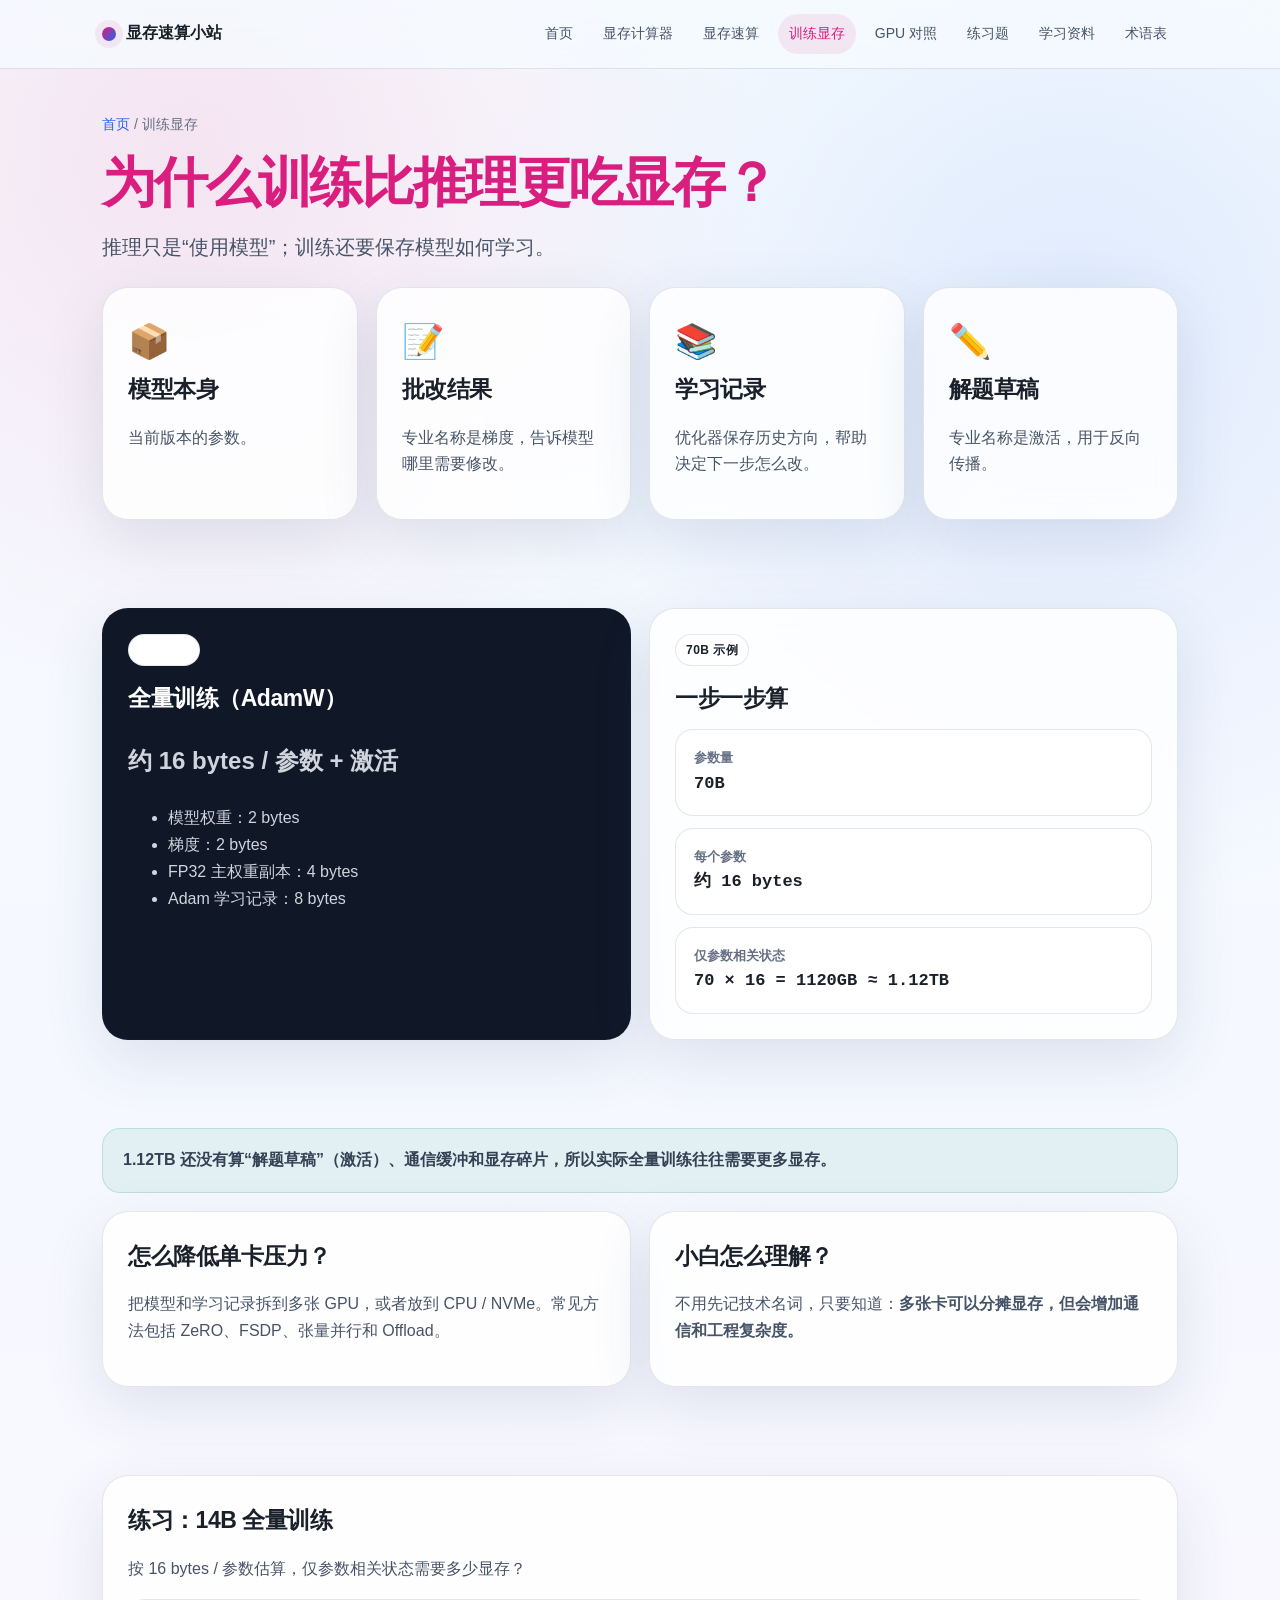
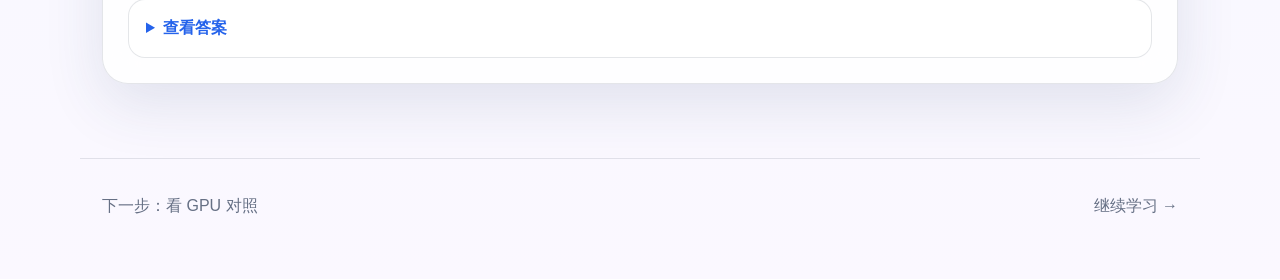
<file: training.html>
<!doctype html><html lang="zh-CN"><head><meta charset="utf-8"><meta name="viewport" content="width=device-width,initial-scale=1"><title>训练显存｜显存速算小站</title><link rel="stylesheet" href="style.css"></head><body>
<nav class="nav"><div class="nav-inner"><a class="brand" href="index.html"><span class="brand-dot"></span><span>显存速算小站</span></a><div class="nav-links"><a href="index.html">首页</a><a href="calculator.html">显存计算器</a><a href="vram.html">显存速算</a><a class="active" href="training.html">训练显存</a><a href="gpu.html">GPU 对照</a><a href="practice.html">练习题</a><a href="resources.html">学习资料</a><a href="glossary.html">术语表</a></div></div></nav>
<main><section class="section"><div class="breadcrumbs"><a href="index.html">首页</a> / 训练显存</div><div class="section-head"><h2>为什么训练比推理更吃显存？</h2><p class="lead">推理只是“使用模型”；训练还要保存模型如何学习。</p></div><div class="grid four"><article class="card"><div style="font-size:34px">📦</div><h3>模型本身</h3><p>当前版本的参数。</p></article><article class="card"><div style="font-size:34px">📝</div><h3>批改结果</h3><p>专业名称是梯度，告诉模型哪里需要修改。</p></article><article class="card"><div style="font-size:34px">📚</div><h3>学习记录</h3><p>优化器保存历史方向，帮助决定下一步怎么改。</p></article><article class="card"><div style="font-size:34px">✏️</div><h3>解题草稿</h3><p>专业名称是激活，用于反向传播。</p></article></div></section>
<section class="section"><div class="grid two"><article class="card dark"><span class="tag">经验公式</span><h3>全量训练（AdamW）</h3><p style="font-size:24px;font-weight:900">约 16 bytes / 参数 + 激活</p><ul><li>模型权重：2 bytes</li><li>梯度：2 bytes</li><li>FP32 主权重副本：4 bytes</li><li>Adam 学习记录：8 bytes</li></ul></article><article class="card"><span class="tag">70B 示例</span><h3>一步一步算</h3><div class="formula"><small>参数量</small><code>70B</code></div><div class="formula"><small>每个参数</small><code>约 16 bytes</code></div><div class="formula"><small>仅参数相关状态</small><code>70 × 16 = 1120GB ≈ 1.12TB</code></div></article></div></section>
<section class="section"><div class="callout">1.12TB 还没有算“解题草稿”（激活）、通信缓冲和显存碎片，所以实际全量训练往往需要更多显存。</div><div class="grid two" style="margin-top:18px"><article class="card"><h3>怎么降低单卡压力？</h3><p>把模型和学习记录拆到多张 GPU，或者放到 CPU / NVMe。常见方法包括 ZeRO、FSDP、张量并行和 Offload。</p></article><article class="card"><h3>小白怎么理解？</h3><p>不用先记技术名词，只要知道：<strong>多张卡可以分摊显存，但会增加通信和工程复杂度。</strong></p></article></div></section>
<section class="section"><article class="card"><h3>练习：14B 全量训练</h3><p>按 16 bytes / 参数估算，仅参数相关状态需要多少显存？</p><details><summary>查看答案</summary><div><strong>约 224GB。</strong><p>14 × 16 = 224GB。还未包含激活和其他运行开销。</p></div></details></article></section></main>
<footer class="footer"><span>下一步：看 GPU 对照</span><a href="gpu.html">继续学习 →</a></footer></body></html>
</file>
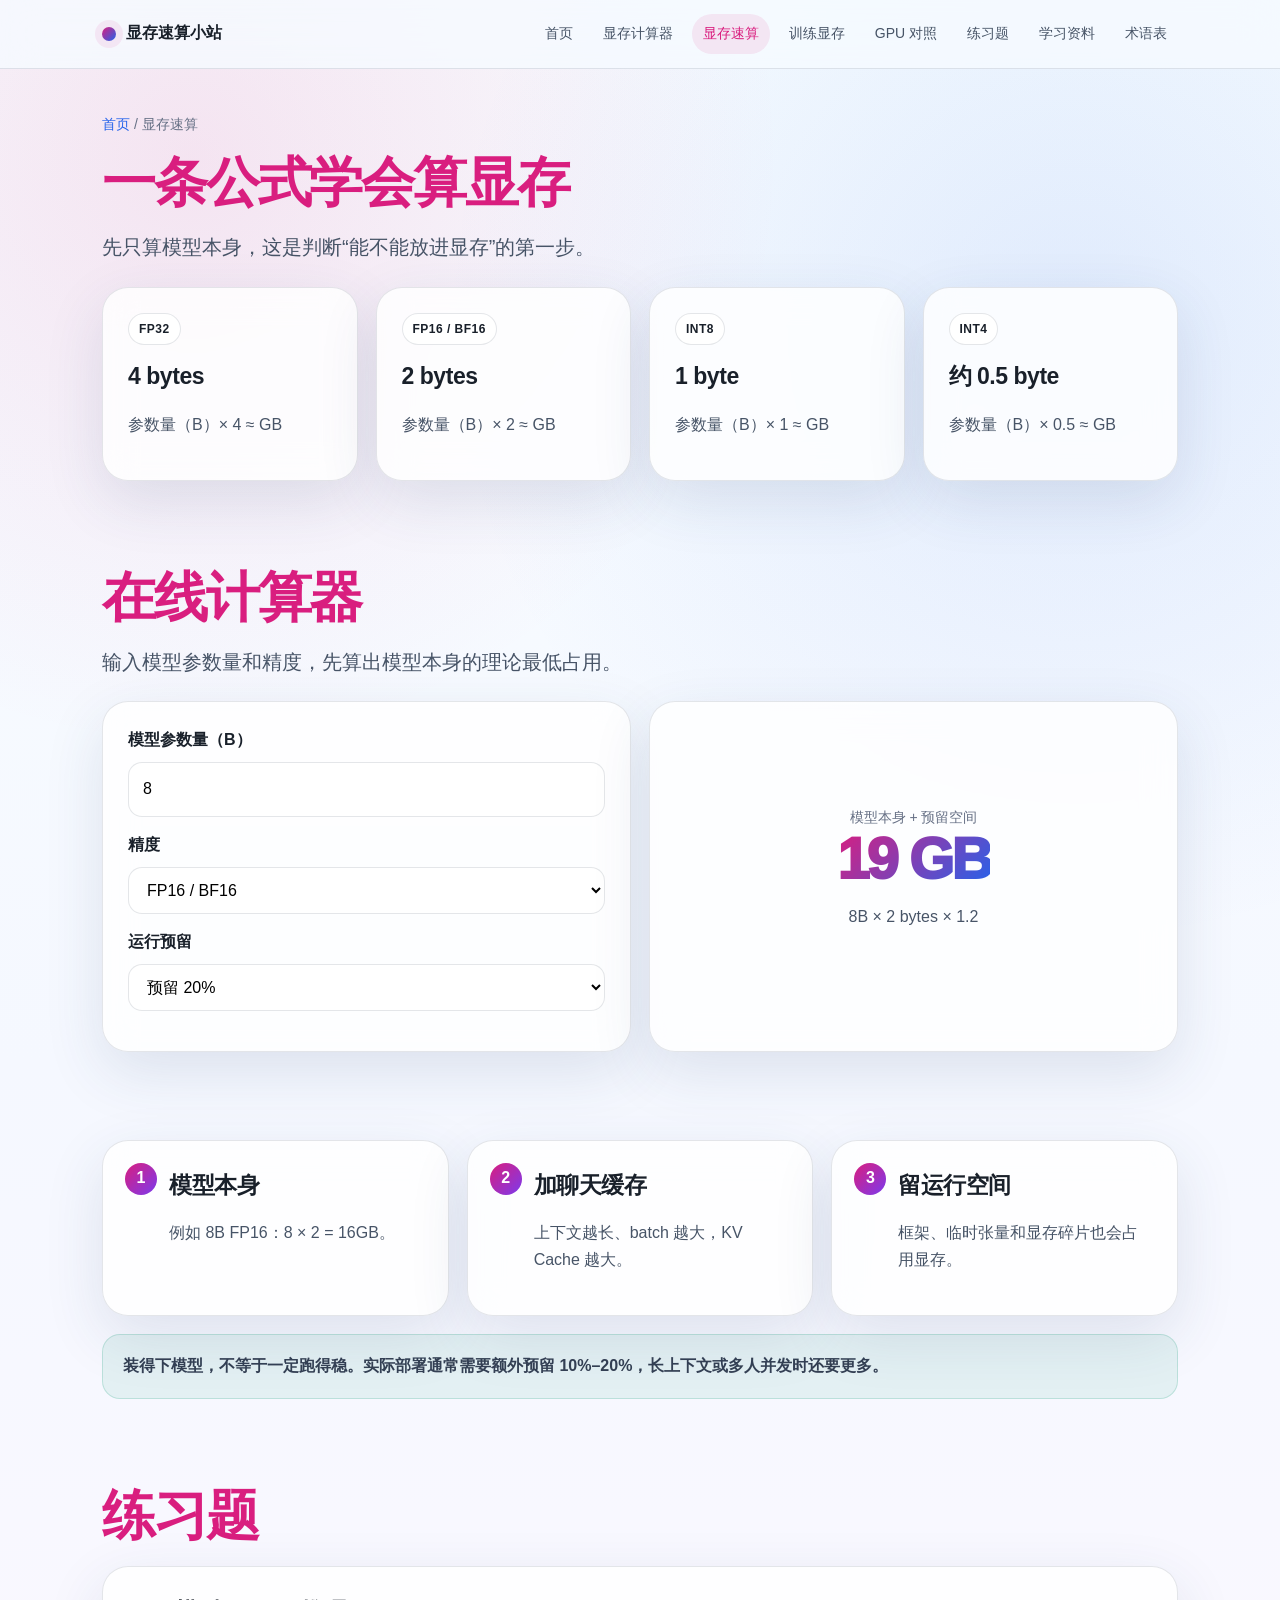
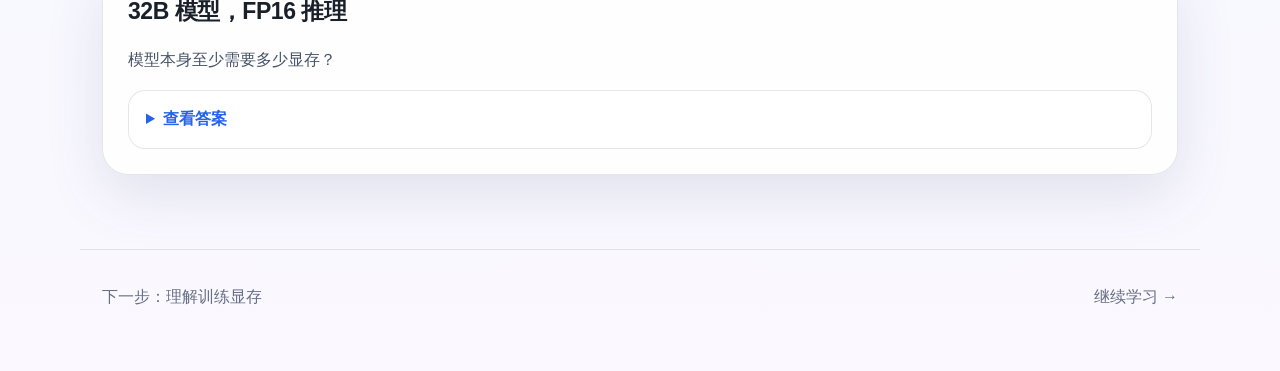
<file: vram.html>
<!doctype html><html lang="zh-CN"><head><meta charset="utf-8"><meta name="viewport" content="width=device-width,initial-scale=1"><title>显存速算｜显存速算小站</title><link rel="stylesheet" href="style.css"></head><body>
<nav class="nav"><div class="nav-inner"><a class="brand" href="index.html"><span class="brand-dot"></span><span>显存速算小站</span></a><div class="nav-links"><a href="index.html">首页</a><a href="calculator.html">显存计算器</a><a class="active" href="vram.html">显存速算</a><a href="training.html">训练显存</a><a href="gpu.html">GPU 对照</a><a href="practice.html">练习题</a><a href="resources.html">学习资料</a><a href="glossary.html">术语表</a></div></div></nav>
<main><section class="section"><div class="breadcrumbs"><a href="index.html">首页</a> / 显存速算</div><div class="section-head"><h2>一条公式学会算显存</h2><p class="lead">先只算模型本身，这是判断“能不能放进显存”的第一步。</p></div><div class="grid four"><article class="card"><span class="tag">FP32</span><h3>4 bytes</h3><p>参数量（B）× 4 ≈ GB</p></article><article class="card"><span class="tag">FP16 / BF16</span><h3>2 bytes</h3><p>参数量（B）× 2 ≈ GB</p></article><article class="card"><span class="tag">INT8</span><h3>1 byte</h3><p>参数量（B）× 1 ≈ GB</p></article><article class="card"><span class="tag">INT4</span><h3>约 0.5 byte</h3><p>参数量（B）× 0.5 ≈ GB</p></article></div></section>
<section class="section"><div class="section-head"><h2>在线计算器</h2><p class="lead">输入模型参数量和精度，先算出模型本身的理论最低占用。</p></div><div class="calculator"><article class="card"><div class="field"><label for="params">模型参数量（B）</label><input id="params" type="number" min="0.1" step="0.1" value="8"></div><div class="field"><label for="precision">精度</label><select id="precision"><option value="4">FP32</option><option value="2" selected>FP16 / BF16</option><option value="1">INT8</option><option value="0.5">INT4（理论值）</option></select></div><div class="field"><label for="reserve">运行预留</label><select id="reserve"><option value="0">不预留</option><option value="0.1">预留 10%</option><option value="0.2" selected>预留 20%</option><option value="0.3">预留 30%</option></select></div></article><article class="card result-box"><div><div class="small">模型本身 + 预留空间</div><div id="result" class="result-big">19.2 GB</div><p id="detail">8B × 2 bytes × 1.2</p></div></article></div></section>
<section class="section"><div class="grid three steps"><article class="card step"><h3>模型本身</h3><p>例如 8B FP16：8 × 2 = 16GB。</p></article><article class="card step"><h3>加聊天缓存</h3><p>上下文越长、batch 越大，KV Cache 越大。</p></article><article class="card step"><h3>留运行空间</h3><p>框架、临时张量和显存碎片也会占用显存。</p></article></div><div class="callout" style="margin-top:18px">装得下模型，不等于一定跑得稳。实际部署通常需要额外预留 10%–20%，长上下文或多人并发时还要更多。</div></section>
<section class="section"><div class="section-head"><h2>练习题</h2></div><article class="card"><h3>32B 模型，FP16 推理</h3><p>模型本身至少需要多少显存？</p><details><summary>查看答案</summary><div><strong>约 64GB。</strong><p>32 × 2 = 64GB。实际推理还要加 KV Cache 和运行空间。</p></div></details></article></section></main>
<footer class="footer"><span>下一步：理解训练显存</span><a href="training.html">继续学习 →</a></footer>
<script>const p=document.getElementById('params'),q=document.getElementById('precision'),r=document.getElementById('reserve'),out=document.getElementById('result'),d=document.getElementById('detail');function calc(){const pv=parseFloat(p.value)||0,b=parseFloat(q.value),rv=parseFloat(r.value),base=pv*b,total=base*(1+rv);out.textContent=total.toFixed(total<10?1:0)+' GB';d.textContent=`${pv}B × ${b} bytes × ${(1+rv).toFixed(1)}`;}[p,q,r].forEach(x=>x.addEventListener('input',calc));calc();</script></body></html>
</file>
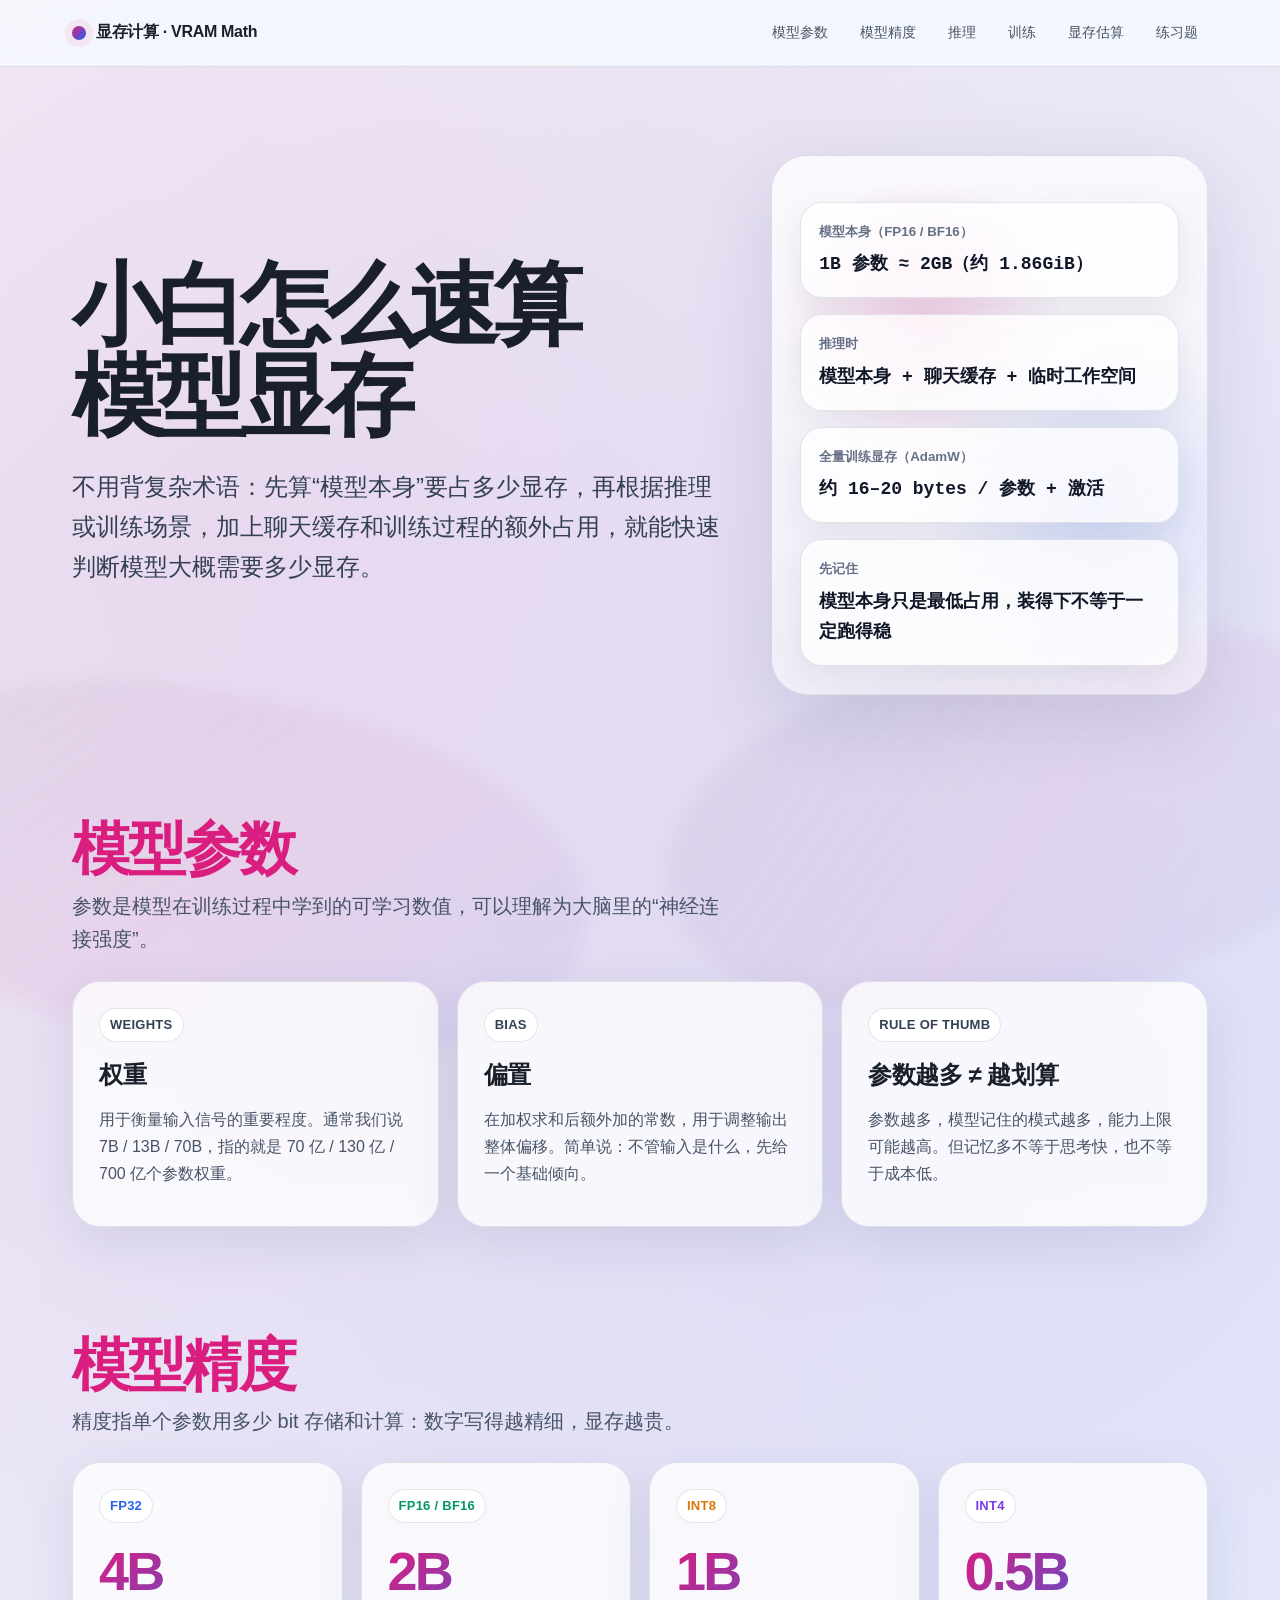
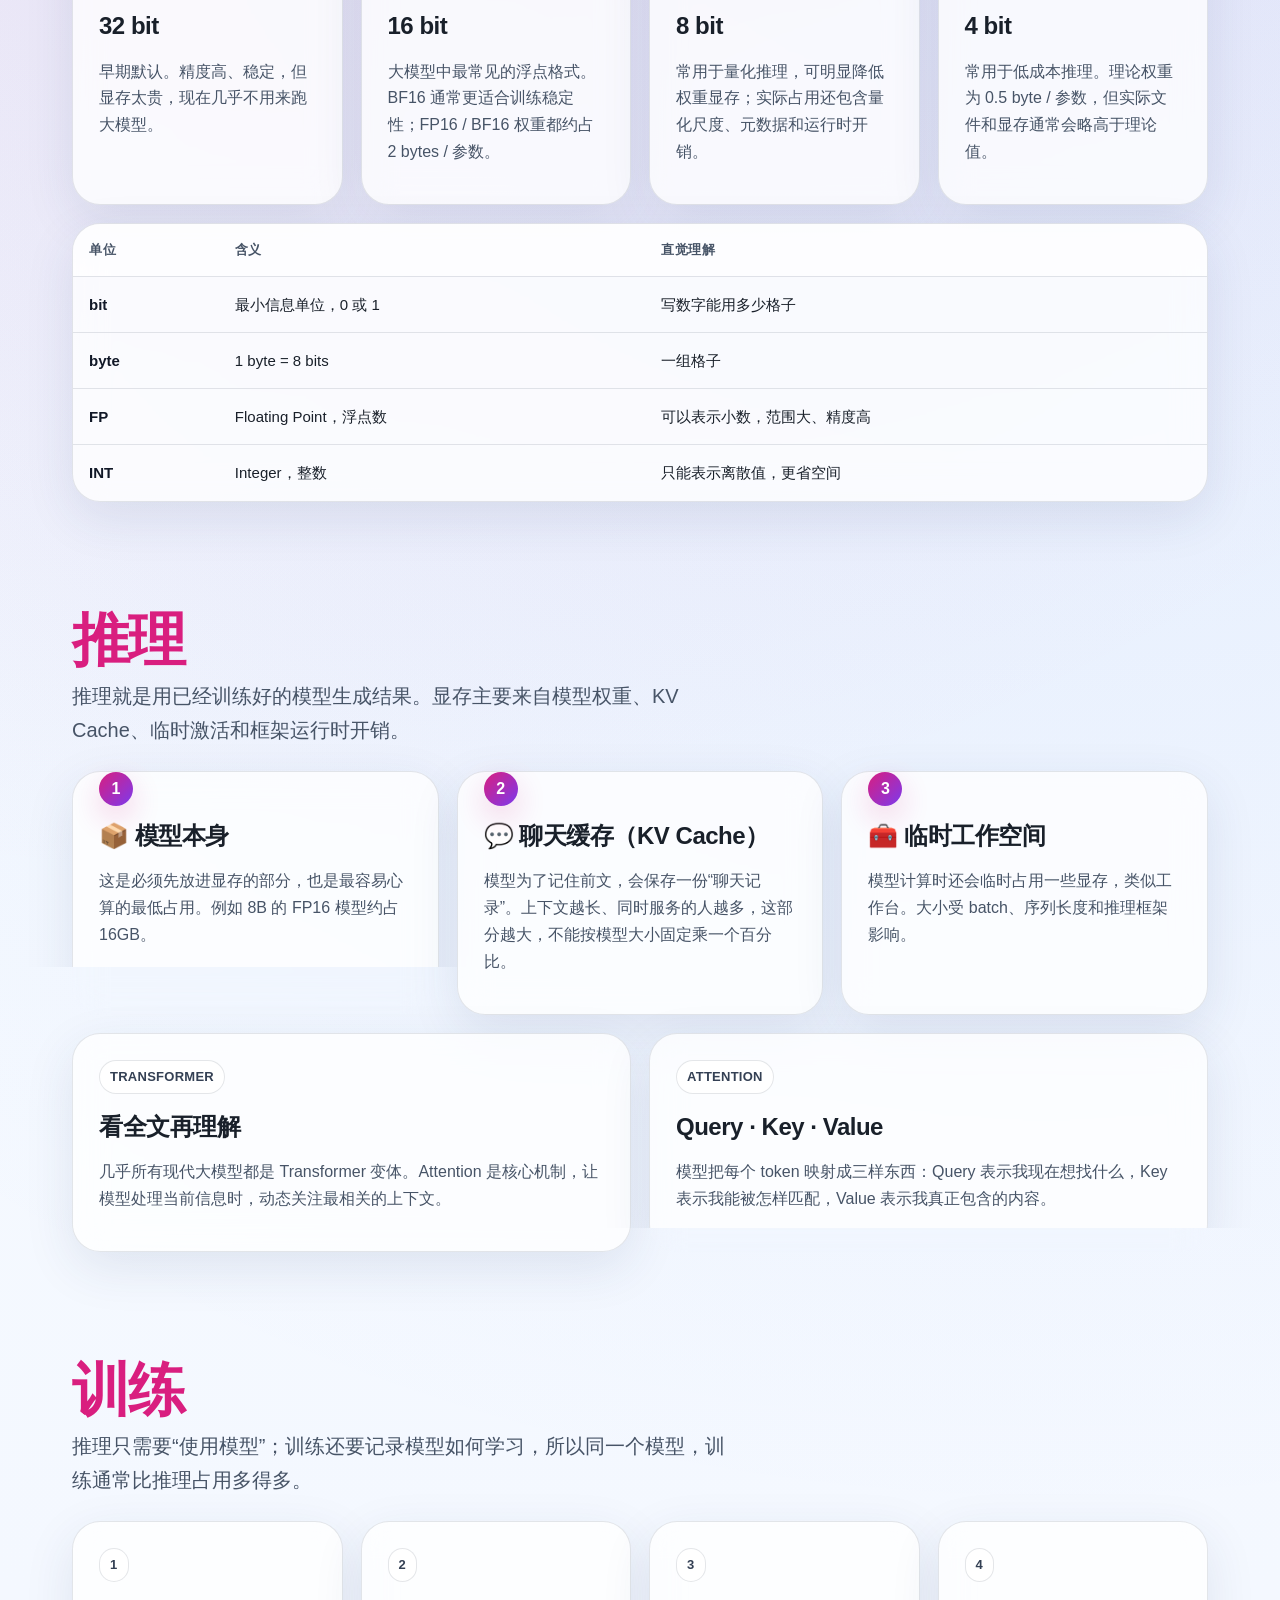
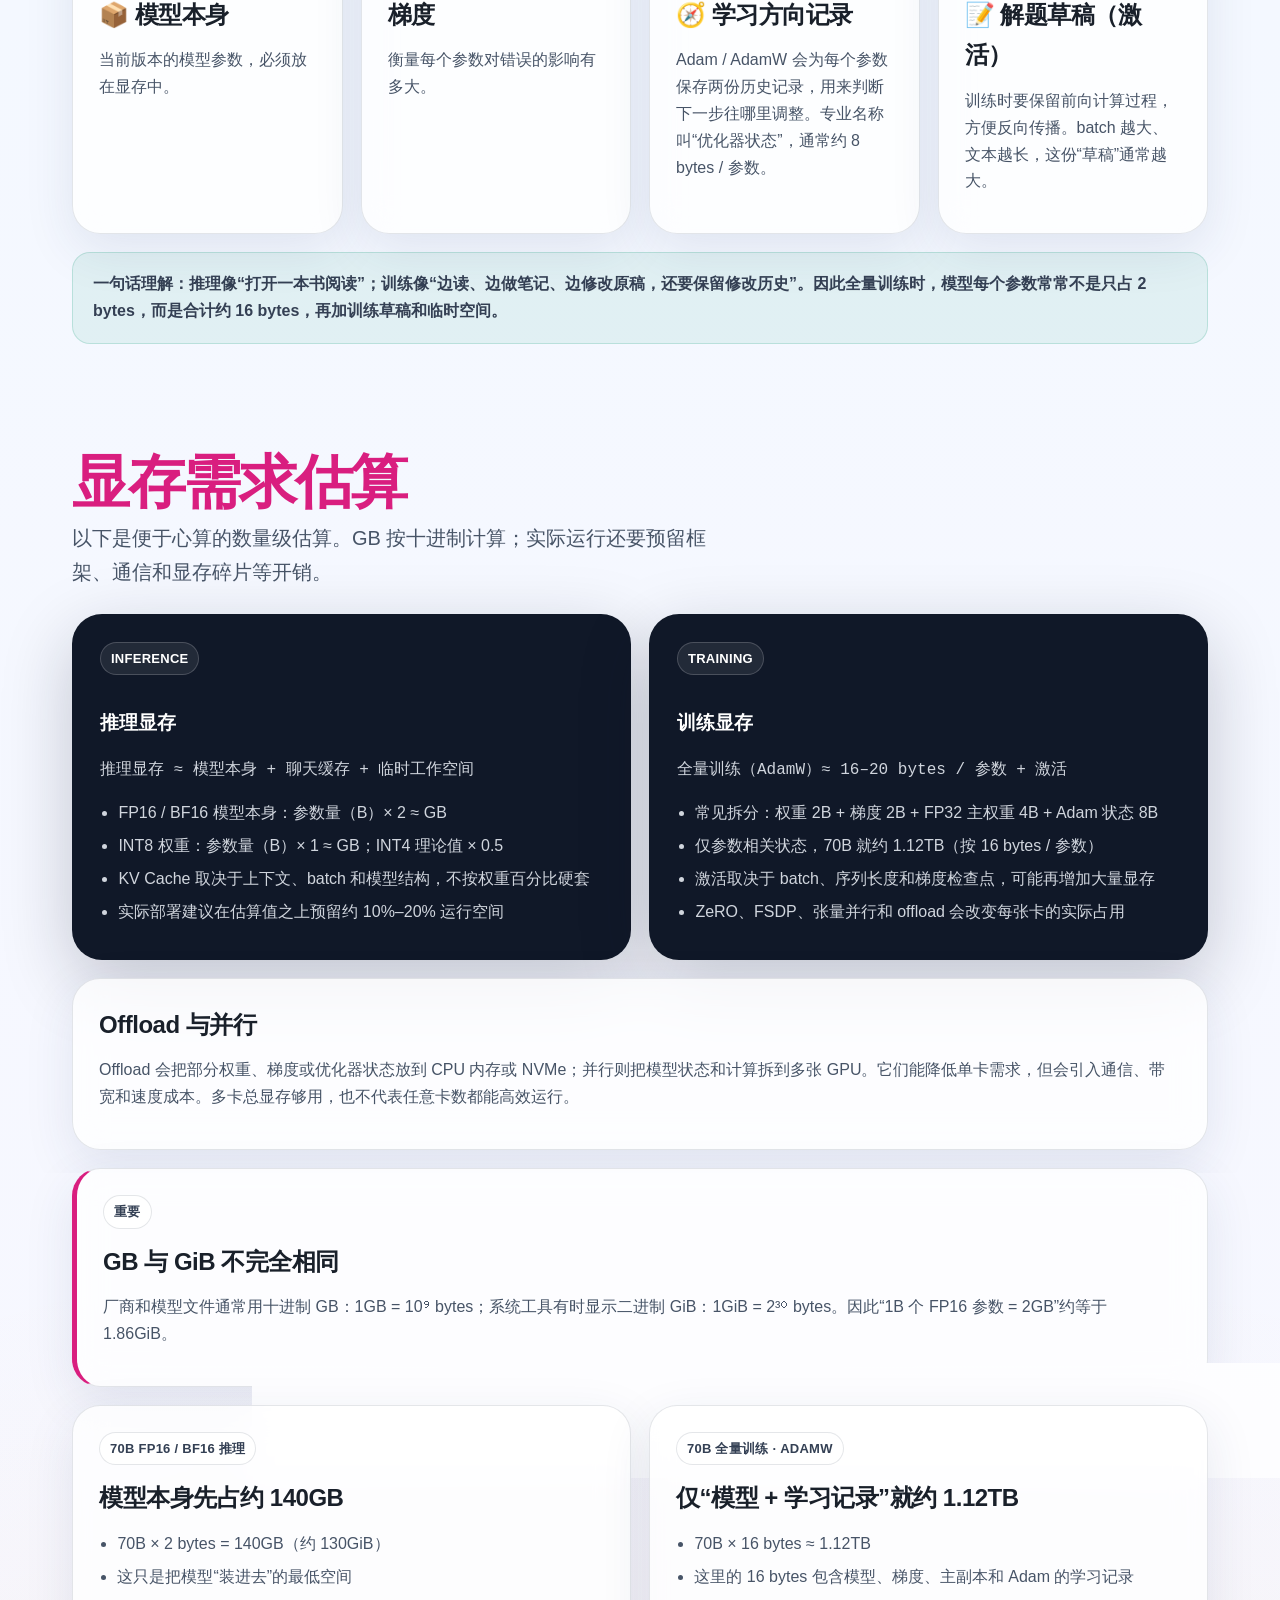
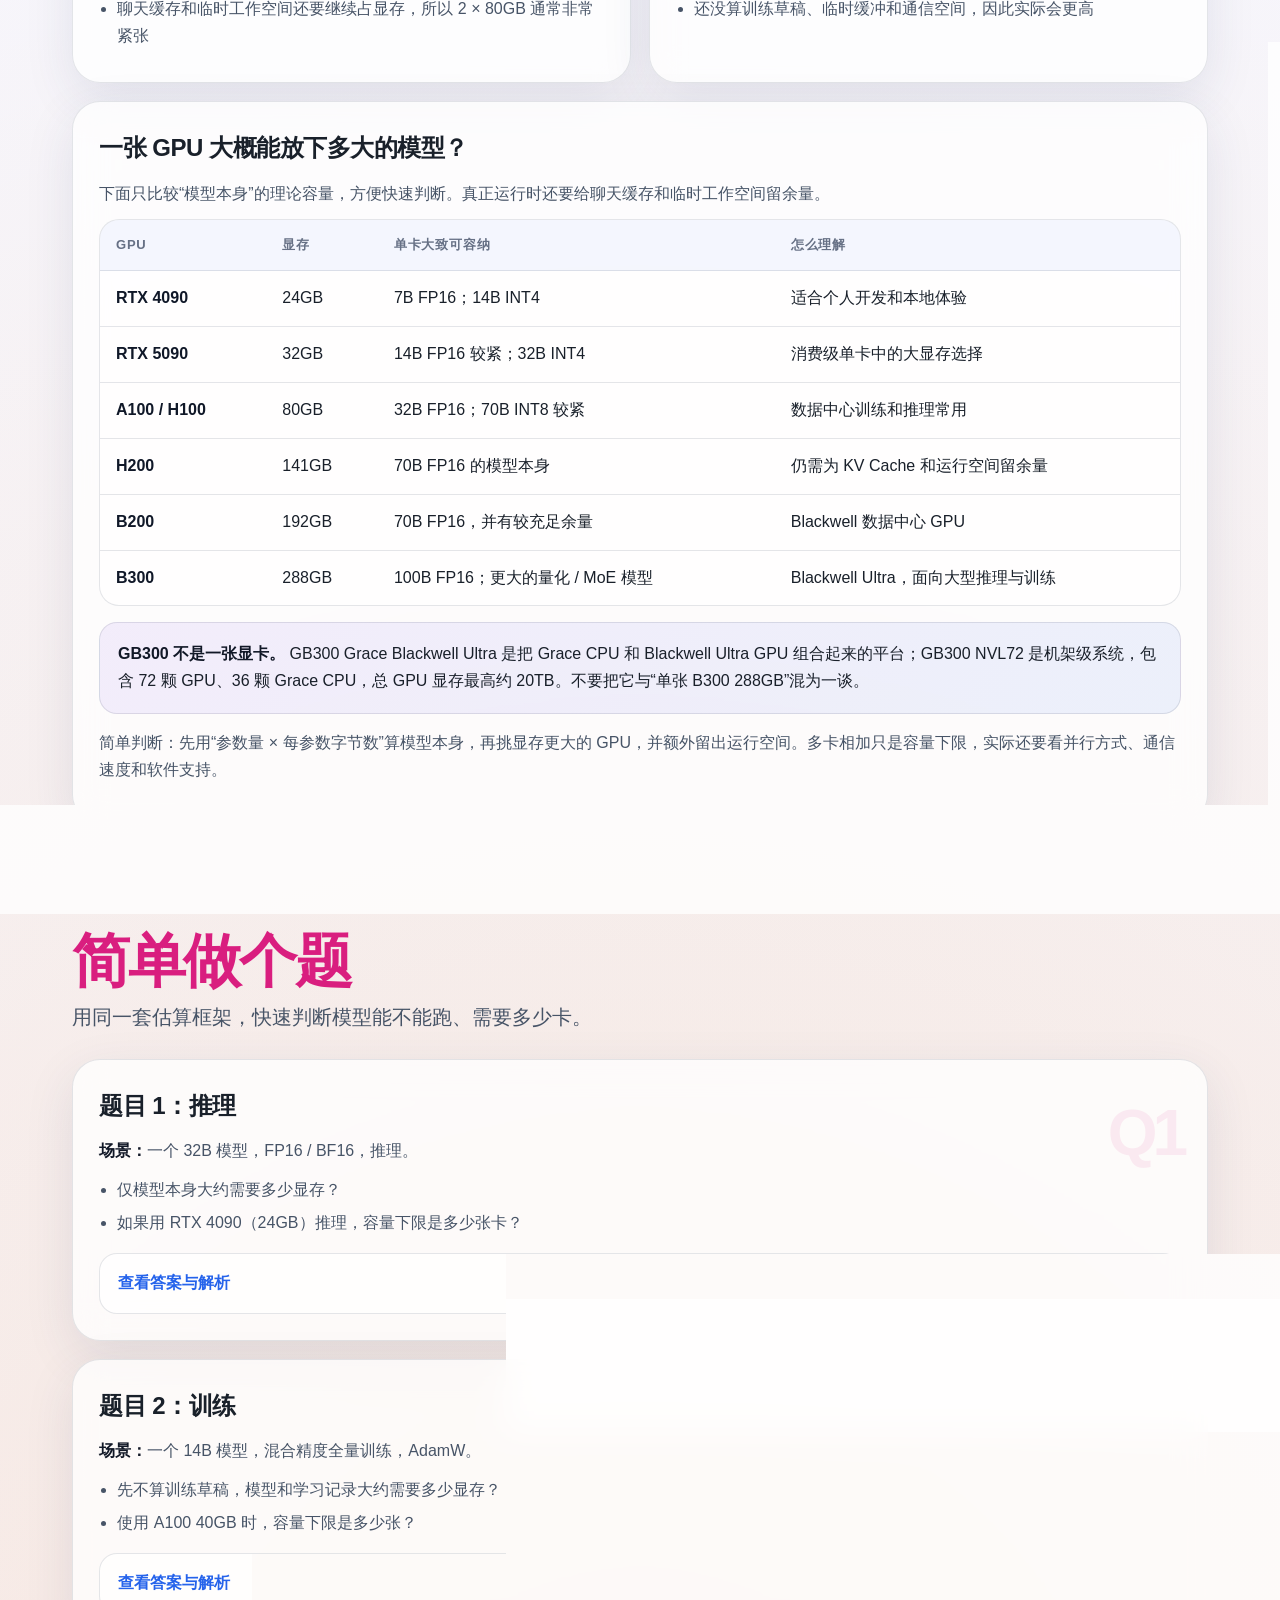
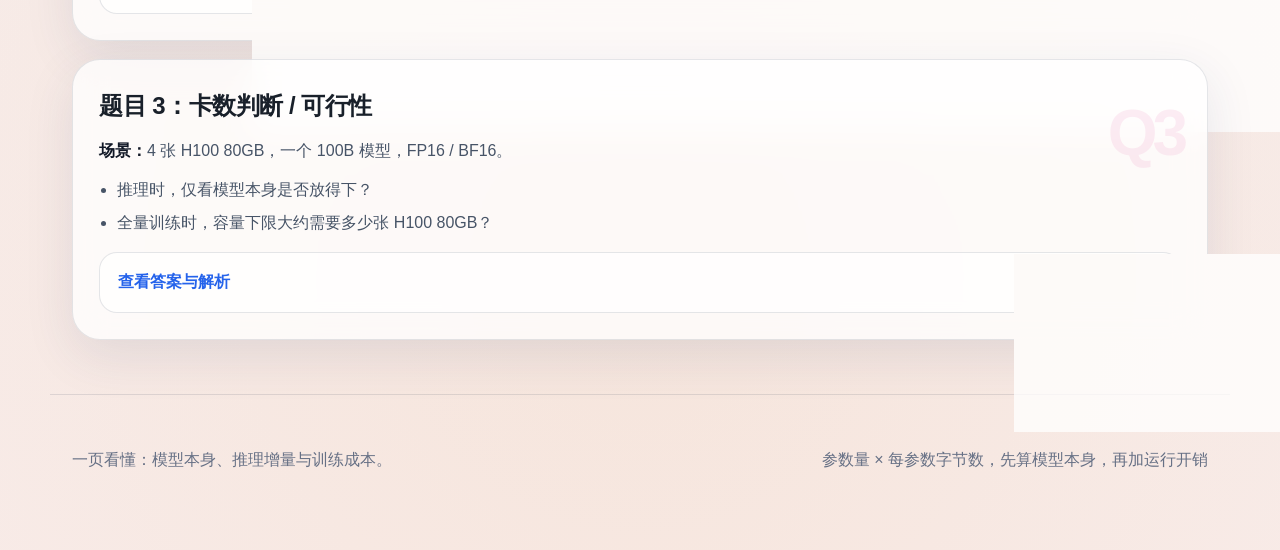
<file: VRAMCALCULATION.html>
<!DOCTYPE html>

<html lang="zh-CN">
<head>
<meta charset="utf-8"/>
<meta content="width=device-width, initial-scale=1" name="viewport"/>
<title>小白怎么速算模型显存</title>
<style>
    :root{
      --bg:#f6fbff;
      --ink:#19202a;
      --muted:#667085;
      --line:rgba(37, 52, 78, .12);
      --pink:#d91e7f;
      --blue:#2563eb;
      --green:#059669;
      --amber:#d97706;
      --purple:#7c3aed;
      --card:rgba(255,255,255,.76);
      --shadow:0 24px 80px rgba(43,62,103,.14);
      --radius:28px;
      --max:1180px;
    }
    *{box-sizing:border-box}
    html{scroll-behavior:smooth}
    body{
      margin:0;
      color:var(--ink);
      font-family:-apple-system,BlinkMacSystemFont,"Segoe UI",Roboto,"PingFang SC","Microsoft YaHei",Arial,sans-serif;
      line-height:1.68;
      background:
        radial-gradient(circle at 18% 8%, rgba(216,30,127,.12), transparent 30%),
        radial-gradient(circle at 82% 16%, rgba(37,99,235,.12), transparent 34%),
        radial-gradient(circle at 50% 96%, rgba(217,119,6,.14), transparent 34%),
        linear-gradient(180deg,#f8fdff 0%,#f4f8ff 46%,#fbf7ff 100%);
      overflow-x:hidden;
    }
    body:before, body:after{
      content:""; position:fixed; inset:auto; z-index:-1; pointer-events:none;
      width:58vw; height:28vw; filter:blur(8px); opacity:.5;
      background:linear-gradient(135deg,rgba(148,163,184,.25),rgba(216,30,127,.10),rgba(37,99,235,.10));
      border-radius:50% 45% 55% 48%;
    }
    body:before{left:-12vw; bottom:-12vw; transform:rotate(12deg)}
    body:after{right:-10vw; bottom:-8vw; transform:rotate(-10deg)}
    a{color:inherit;text-decoration:none}
    .nav{
      position:sticky; top:0; z-index:20;
      backdrop-filter:blur(18px);
      background:rgba(246,251,255,.78);
      border-bottom:1px solid var(--line);
    }
    .nav-inner{max-width:var(--max); margin:auto; display:flex; align-items:center; justify-content:space-between; gap:24px; padding:14px 22px}
    .brand{display:flex; align-items:center; gap:10px; font-weight:800; letter-spacing:-.02em}
    .brand-dot{width:14px;height:14px;border-radius:50%;background:linear-gradient(135deg,var(--pink),var(--blue));box-shadow:0 0 0 7px rgba(216,30,127,.08)}
    .nav-links{display:flex; gap:12px; flex-wrap:wrap; color:#475467; font-size:14px}
    .nav-links a{padding:7px 10px; border-radius:99px}
    .nav-links a:hover{background:rgba(216,30,127,.08); color:var(--pink)}
    .hero{max-width:var(--max); margin:0 auto; padding:88px 22px 70px; min-height:72vh; display:grid; align-items:center; grid-template-columns:1.2fr .8fr; gap:44px}
    .kicker{display:inline-flex; gap:8px; align-items:center; padding:7px 12px; border:1px solid var(--line); border-radius:99px; background:rgba(255,255,255,.62); color:var(--pink); font-weight:700; font-size:14px}
    h1{font-size:clamp(44px,7vw,90px); line-height:.96; letter-spacing:-.065em; margin:22px 0 22px}
    .hero p{font-size:clamp(18px,2.4vw,24px); color:#344054; max-width:760px}
    .hero-card{position:relative; min-height:440px; border-radius:36px; background:linear-gradient(160deg,rgba(255,255,255,.78),rgba(255,255,255,.42)); border:1px solid var(--line); box-shadow:var(--shadow); overflow:hidden; padding:28px}
    .hero-card:before{content:""; position:absolute; inset:0; background:radial-gradient(circle at 35% 30%,rgba(216,30,127,.22),transparent 30%),radial-gradient(circle at 75% 65%,rgba(37,99,235,.20),transparent 36%); opacity:.78}
    .formula-stack{position:relative; display:grid; gap:16px; z-index:1; margin-top:18px}
    .formula{background:rgba(255,255,255,.76); border:1px solid var(--line); border-radius:22px; padding:18px 18px; box-shadow:0 10px 30px rgba(28,38,68,.08)}
    .formula small{display:block; color:var(--muted); font-weight:700; margin-bottom:6px}
    code,.mono{font-family:ui-monospace,SFMono-Regular,Menlo,Monaco,Consolas,"Liberation Mono",monospace}
    .formula code{font-size:18px; font-weight:800; color:#101828; white-space:normal}
    .section{max-width:var(--max); margin:0 auto; padding:54px 22px}
    .section-head{display:flex; align-items:flex-end; justify-content:space-between; gap:22px; margin-bottom:24px}
    .section h2{font-size:clamp(34px,4.6vw,58px); line-height:1.04; margin:0; letter-spacing:-.04em; color:var(--pink)}
    .section .lead{font-size:20px; color:#475467; max-width:660px; margin:10px 0 0}
    .grid{display:grid; gap:18px}
    .grid.two{grid-template-columns:repeat(2,minmax(0,1fr))}
    .grid.three{grid-template-columns:repeat(3,minmax(0,1fr))}
    .grid.four{grid-template-columns:repeat(4,minmax(0,1fr))}
    .card{background:var(--card); border:1px solid var(--line); box-shadow:0 16px 50px rgba(43,62,103,.10); border-radius:var(--radius); padding:26px; backdrop-filter:blur(16px)}
    .card h3{margin:0 0 12px; font-size:24px; letter-spacing:-.02em}
    .card p{margin:0 0 12px; color:#475467}
    .tag{display:inline-flex; align-items:center; gap:8px; font-size:13px; font-weight:800; letter-spacing:.02em; text-transform:uppercase; color:#344054; background:#fff; border:1px solid var(--line); padding:5px 10px; border-radius:99px; margin-bottom:13px}
    .big-number{font-size:54px; line-height:1; font-weight:900; letter-spacing:-.05em; margin:8px 0; background:linear-gradient(135deg,var(--pink),var(--blue)); -webkit-background-clip:text; background-clip:text; color:transparent}
    ul{padding-left:1.15em; margin:10px 0 0}
    li{margin:6px 0; color:#475467}
    strong{color:#111827}
    .pill-row{display:flex; gap:10px; flex-wrap:wrap; margin-top:14px}
    .pill{border-radius:999px; padding:8px 12px; background:rgba(255,255,255,.72); border:1px solid var(--line); color:#344054; font-weight:700; font-size:14px}
    .timeline{display:grid; grid-template-columns:1fr 1fr 1fr; gap:18px}
    .step{position:relative; padding-top:44px}
    .step:before{content:attr(data-step); position:absolute; top:0; left:26px; width:34px;height:34px;border-radius:50%;display:grid;place-items:center;background:linear-gradient(135deg,var(--pink),var(--purple)); color:white; font-weight:900; box-shadow:0 12px 30px rgba(216,30,127,.20)}
    .compare{overflow:hidden; padding:0}
    .compare table{width:100%; border-collapse:collapse; font-size:15px}
    th,td{padding:15px 16px; text-align:left; border-bottom:1px solid var(--line); vertical-align:top}
    th{font-size:13px; text-transform:uppercase; letter-spacing:.04em; color:#475467; background:rgba(255,255,255,.62)}
    tr:last-child td{border-bottom:0}
    .accent-blue{color:var(--blue)} .accent-green{color:var(--green)} .accent-amber{color:var(--amber)} .accent-purple{color:var(--purple)}
    .calc-panel{display:grid; grid-template-columns:1fr 1fr; gap:18px; align-items:stretch}
    .calc{background:#101828; color:#f8fafc; border-radius:30px; padding:28px; box-shadow:0 22px 70px rgba(16,24,40,.22)}
    .calc p,.calc li{color:#d0d5dd}.calc h3{color:#fff}.calc .tag{background:rgba(255,255,255,.08); color:#fff; border-color:rgba(255,255,255,.18)}
    .gpu{display:grid; grid-template-columns:repeat(3,1fr); gap:12px; margin-top:16px}
    .gpu div{background:rgba(255,255,255,.08); border:1px solid rgba(255,255,255,.14); border-radius:16px; padding:14px}
    .gpu b{display:block; color:white; font-size:20px}
    .practice{counter-reset:q; display:grid; gap:18px}
    .question{position:relative; overflow:hidden}
    .question:before{counter-increment:q; content:"Q" counter(q); position:absolute; right:24px; top:20px; font-size:64px; font-weight:900; color:rgba(216,30,127,.08); letter-spacing:-.08em}
    .footer{max-width:var(--max); margin:0 auto; padding:52px 22px 76px; color:#667085; display:flex; justify-content:space-between; gap:20px; border-top:1px solid var(--line)}
    @media (max-width:900px){.hero{grid-template-columns:1fr; padding-top:54px}.hero-card{min-height:auto}.grid.two,.grid.three,.grid.four,.timeline,.calc-panel{grid-template-columns:1fr}.section-head{display:block}.nav-links{display:none}.footer{display:block}.gpu{grid-template-columns:1fr}}
  
.hero{align-items:center}.hero>div:first-child{max-width:720px}.hero h1{font-size:clamp(48px,7vw,92px);line-height:1.02}.accuracy-note{border-left:5px solid var(--pink)}

    .memory-story{display:grid;grid-template-columns:repeat(3,minmax(0,1fr));gap:18px;margin-top:18px}
    .memory-story .card{position:relative;overflow:hidden}
    .memory-story .emoji{font-size:34px;display:block;margin-bottom:10px}
    .memory-story .plain{font-weight:800;color:#101828;font-size:18px;margin-bottom:8px}
    .gpu-table{width:100%;border-collapse:separate;border-spacing:0;overflow:hidden;border:1px solid var(--line);border-radius:20px;background:rgba(255,255,255,.62)}
    .gpu-table th,.gpu-table td{padding:14px 16px;text-align:left;border-bottom:1px solid var(--line);vertical-align:top}
    .gpu-table th{font-size:13px;text-transform:uppercase;letter-spacing:.06em;color:#667085;background:rgba(37,99,235,.05)}
    .gpu-table tr:last-child td{border-bottom:0}
    .gpu-table td:first-child{font-weight:800;color:#101828;white-space:nowrap}
    .system-note{margin-top:16px;padding:18px;border-radius:18px;background:linear-gradient(135deg,rgba(124,58,237,.08),rgba(37,99,235,.08));border:1px solid var(--line)}
    details.answer{margin-top:16px;border:1px solid var(--line);border-radius:18px;background:rgba(255,255,255,.68);overflow:hidden}
    details.answer summary{cursor:pointer;padding:16px 18px;font-weight:800;color:var(--blue);list-style:none}
    details.answer summary::-webkit-details-marker{display:none}
    details.answer summary:after{content:'＋';float:right;font-size:20px}
    details.answer[open] summary:after{content:'－'}
    .answer-body{padding:0 18px 18px}
    .answer-body .result{font-size:24px;font-weight:900;color:var(--pink);margin:6px 0 10px}
    .plain-callout{padding:18px 20px;border-radius:18px;background:rgba(5,150,105,.08);border:1px solid rgba(5,150,105,.18);font-weight:700;color:#344054}
    @media(max-width:800px){.memory-story{grid-template-columns:1fr}.gpu-table{font-size:14px}.gpu-table th,.gpu-table td{padding:11px 10px}}

</style>
</head>
<body>
<nav class="nav">
<div class="nav-inner">
<a class="brand" href="#top"><span class="brand-dot"></span><span>显存计算 · VRAM Math</span></a>
<div class="nav-links">
<a href="#params">模型参数</a><a href="#precision">模型精度</a><a href="#inference">推理</a><a href="#training">训练</a><a href="#estimate">显存估算</a><a href="#practice">练习题</a>
</div>
</div>
</nav>
<main id="top">
<section class="hero">
<div>

<h1>小白怎么速算<br/>模型显存</h1>
<p>不用背复杂术语：先算“模型本身”要占多少显存，再根据推理或训练场景，加上聊天缓存和训练过程的额外占用，就能快速判断模型大概需要多少显存。</p>

</div>
<aside aria-label="关键公式" class="hero-card">
<div class="formula-stack">
<div class="formula"><small>模型本身（FP16 / BF16）</small><code>1B 参数 ≈ 2GB（约 1.86GiB）</code></div>
<div class="formula"><small>推理时</small><code>模型本身 + 聊天缓存 + 临时工作空间</code></div>
<div class="formula"><small>全量训练显存（AdamW）</small><code>约 16–20 bytes / 参数 + 激活</code></div>
<div class="formula"><small>先记住</small><code>模型本身只是最低占用，装得下不等于一定跑得稳</code></div>
</div>
</aside>
</section>
<section class="section" id="params">
<div class="section-head">
<div><h2>模型参数</h2><p class="lead">参数是模型在训练过程中学到的可学习数值，可以理解为大脑里的“神经连接强度”。</p></div>
</div>
<div class="grid three">
<article class="card"><span class="tag">Weights</span><h3>权重</h3><p>用于衡量输入信号的重要程度。通常我们说 7B / 13B / 70B，指的就是 70 亿 / 130 亿 / 700 亿个参数权重。</p></article>
<article class="card"><span class="tag">Bias</span><h3>偏置</h3><p>在加权求和后额外加的常数，用于调整输出整体偏移。简单说：不管输入是什么，先给一个基础倾向。</p></article>
<article class="card"><span class="tag">Rule of thumb</span><h3>参数越多 ≠ 越划算</h3><p>参数越多，模型记住的模式越多，能力上限可能越高。但记忆多不等于思考快，也不等于成本低。</p></article>
</div>
</section>
<section class="section" id="precision">
<div class="section-head"><div><h2>模型精度</h2><p class="lead">精度指单个参数用多少 bit 存储和计算：数字写得越精细，显存越贵。</p></div></div>
<div class="grid four">
<article class="card"><span class="tag accent-blue">FP32</span><div class="big-number">4B</div><h3>32 bit</h3><p>早期默认。精度高、稳定，但显存太贵，现在几乎不用来跑大模型。</p></article>
<article class="card"><span class="tag accent-green">FP16 / BF16</span><div class="big-number">2B</div><h3>16 bit</h3><p>大模型中最常见的浮点格式。BF16 通常更适合训练稳定性；FP16 / BF16 权重都约占 2 bytes / 参数。</p></article>
<article class="card"><span class="tag accent-amber">INT8</span><div class="big-number">1B</div><h3>8 bit</h3><p>常用于量化推理，可明显降低权重显存；实际占用还包含量化尺度、元数据和运行时开销。</p></article>
<article class="card"><span class="tag accent-purple">INT4</span><div class="big-number">0.5B</div><h3>4 bit</h3><p>常用于低成本推理。理论权重为 0.5 byte / 参数，但实际文件和显存通常会略高于理论值。</p></article>
</div>
<div class="card compare" style="margin-top:18px">
<table>
<thead><tr><th>单位</th><th>含义</th><th>直觉理解</th></tr></thead>
<tbody>
<tr><td><strong>bit</strong></td><td>最小信息单位，0 或 1</td><td>写数字能用多少格子</td></tr>
<tr><td><strong>byte</strong></td><td>1 byte = 8 bits</td><td>一组格子</td></tr>
<tr><td><strong>FP</strong></td><td>Floating Point，浮点数</td><td>可以表示小数，范围大、精度高</td></tr>
<tr><td><strong>INT</strong></td><td>Integer，整数</td><td>只能表示离散值，更省空间</td></tr>
</tbody>
</table>
</div>
</section>
<section class="section" id="inference">
<div class="section-head"><div><h2>推理</h2><p class="lead">推理就是用已经训练好的模型生成结果。显存主要来自模型权重、KV Cache、临时激活和框架运行时开销。</p></div></div>
<div class="timeline">
<article class="card step" data-step="1"><h3>📦 模型本身</h3><p>这是必须先放进显存的部分，也是最容易心算的最低占用。例如 8B 的 FP16 模型约占 16GB。</p></article>
<article class="card step" data-step="2"><h3>💬 聊天缓存（KV Cache）</h3><p>模型为了记住前文，会保存一份“聊天记录”。上下文越长、同时服务的人越多，这部分越大，不能按模型大小固定乘一个百分比。</p></article>
<article class="card step" data-step="3"><h3>🧰 临时工作空间</h3><p>模型计算时还会临时占用一些显存，类似工作台。大小受 batch、序列长度和推理框架影响。</p></article>
</div>
<div class="grid two" style="margin-top:18px">
<article class="card"><span class="tag">Transformer</span><h3>看全文再理解</h3><p>几乎所有现代大模型都是 Transformer 变体。Attention 是核心机制，让模型处理当前信息时，动态关注最相关的上下文。</p></article>
<article class="card"><span class="tag">Attention</span><h3>Query · Key · Value</h3><p>模型把每个 token 映射成三样东西：Query 表示我现在想找什么，Key 表示我能被怎样匹配，Value 表示我真正包含的内容。</p></article>
</div>
</section>
<section class="section" id="training">
<div class="section-head"><div><h2>训练</h2><p class="lead">推理只需要“使用模型”；训练还要记录模型如何学习，所以同一个模型，训练通常比推理占用多得多。</p></div></div>
<div class="grid four">
<article class="card"><span class="tag">1</span><h3>📦 模型本身</h3><p>当前版本的模型参数，必须放在显存中。</p></article>
<article class="card"><span class="tag">2</span><h3>梯度</h3><p>衡量每个参数对错误的影响有多大。</p></article>
<article class="card"><span class="tag">3</span><h3>🧭 学习方向记录</h3><p>Adam / AdamW 会为每个参数保存两份历史记录，用来判断下一步往哪里调整。专业名称叫“优化器状态”，通常约 8 bytes / 参数。</p></article>
<article class="card"><span class="tag">4</span><h3>📝 解题草稿（激活）</h3><p>训练时要保留前向计算过程，方便反向传播。batch 越大、文本越长，这份“草稿”通常越大。</p></article>
</div>
<div class="plain-callout" style="margin-top:18px">一句话理解：推理像“打开一本书阅读”；训练像“边读、边做笔记、边修改原稿，还要保留修改历史”。因此全量训练时，模型每个参数常常不是只占 2 bytes，而是合计约 16 bytes，再加训练草稿和临时空间。</div>
</section>
<section class="section" id="estimate">
<div class="section-head"><div><h2>显存需求估算</h2><p class="lead">以下是便于心算的数量级估算。GB 按十进制计算；实际运行还要预留框架、通信和显存碎片等开销。</p></div></div>
<div class="calc-panel">
<article class="calc"><span class="tag">Inference</span><h3>推理显存</h3><p class="mono">推理显存 ≈ 模型本身 + 聊天缓存 + 临时工作空间</p><ul><li>FP16 / BF16 模型本身：参数量（B）× 2 ≈ GB</li><li>INT8 权重：参数量（B）× 1 ≈ GB；INT4 理论值 × 0.5</li><li>KV Cache 取决于上下文、batch 和模型结构，不按权重百分比硬套</li><li>实际部署建议在估算值之上预留约 10%–20% 运行空间</li></ul></article>
<article class="calc"><span class="tag">Training</span><h3>训练显存</h3><p class="mono">全量训练（AdamW）≈ 16–20 bytes / 参数 + 激活</p><ul><li>常见拆分：权重 2B + 梯度 2B + FP32 主权重 4B + Adam 状态 8B</li><li>仅参数相关状态，70B 就约 1.12TB（按 16 bytes / 参数）</li><li>激活取决于 batch、序列长度和梯度检查点，可能再增加大量显存</li><li>ZeRO、FSDP、张量并行和 offload 会改变每张卡的实际占用</li></ul></article>
</div>
<div class="card" style="margin-top:18px"><h3>Offload 与并行</h3><p>Offload 会把部分权重、梯度或优化器状态放到 CPU 内存或 NVMe；并行则把模型状态和计算拆到多张 GPU。它们能降低单卡需求，但会引入通信、带宽和速度成本。多卡总显存够用，也不代表任意卡数都能高效运行。</p></div><div class="card accuracy-note" style="margin-top:18px"><span class="tag">重要</span><h3>GB 与 GiB 不完全相同</h3><p>厂商和模型文件通常用十进制 GB：1GB = 10⁹ bytes；系统工具有时显示二进制 GiB：1GiB = 2³⁰ bytes。因此“1B 个 FP16 参数 = 2GB”约等于 1.86GiB。</p></div>
<div class="grid two" style="margin-top:18px">
<article class="card"><span class="tag">70B FP16 / BF16 推理</span><h3>模型本身先占约 140GB</h3><ul><li>70B × 2 bytes = 140GB（约 130GiB）</li><li>这只是把模型“装进去”的最低空间</li><li>聊天缓存和临时工作空间还要继续占显存，所以 2 × 80GB 通常非常紧张</li></ul></article>
<article class="card"><span class="tag">70B 全量训练 · AdamW</span><h3>仅“模型 + 学习记录”就约 1.12TB</h3><ul><li>70B × 16 bytes ≈ 1.12TB</li><li>这里的 16 bytes 包含模型、梯度、主副本和 Adam 的学习记录</li><li>还没算训练草稿、临时缓冲和通信空间，因此实际会更高</li></ul></article>
</div>
<div class="card" style="margin-top:18px"><h3>一张 GPU 大概能放下多大的模型？</h3><p>下面只比较“模型本身”的理论容量，方便快速判断。真正运行时还要给聊天缓存和临时工作空间留余量。</p>
<table class="gpu-table"><thead><tr><th>GPU</th><th>显存</th><th>单卡大致可容纳</th><th>怎么理解</th></tr></thead><tbody>
<tr><td>RTX 4090</td><td>24GB</td><td>7B FP16；14B INT4</td><td>适合个人开发和本地体验</td></tr>
<tr><td>RTX 5090</td><td>32GB</td><td>14B FP16 较紧；32B INT4</td><td>消费级单卡中的大显存选择</td></tr>
<tr><td>A100 / H100</td><td>80GB</td><td>32B FP16；70B INT8 较紧</td><td>数据中心训练和推理常用</td></tr>
<tr><td>H200</td><td>141GB</td><td>70B FP16 的模型本身</td><td>仍需为 KV Cache 和运行空间留余量</td></tr>
<tr><td>B200</td><td>192GB</td><td>70B FP16，并有较充足余量</td><td>Blackwell 数据中心 GPU</td></tr>
<tr><td>B300</td><td>288GB</td><td>100B FP16；更大的量化 / MoE 模型</td><td>Blackwell Ultra，面向大型推理与训练</td></tr>
</tbody></table>
<div class="system-note"><strong>GB300 不是一张显卡。</strong> GB300 Grace Blackwell Ultra 是把 Grace CPU 和 Blackwell Ultra GPU 组合起来的平台；GB300 NVL72 是机架级系统，包含 72 颗 GPU、36 颗 Grace CPU，总 GPU 显存最高约 20TB。不要把它与“单张 B300 288GB”混为一谈。</div>
<p style="margin-top:16px">简单判断：先用“参数量 × 每参数字节数”算模型本身，再挑显存更大的 GPU，并额外留出运行空间。多卡相加只是容量下限，实际还要看并行方式、通信速度和软件支持。</p></div>
</section>
<section class="section" id="practice">
<div class="section-head"><div><h2>简单做个题</h2><p class="lead">用同一套估算框架，快速判断模型能不能跑、需要多少卡。</p></div></div>
<div class="practice">
<article class="card question"><h3>题目 1：推理</h3><p><strong>场景：</strong>一个 32B 模型，FP16 / BF16，推理。</p><ul><li>仅模型本身大约需要多少显存？</li><li>如果用 RTX 4090（24GB）推理，容量下限是多少张卡？</li></ul><details class="answer"><summary>查看答案与解析</summary><div class="answer-body"><div class="result">答案：模型本身约 64GB；至少 3 张 4090 才达到容量下限。</div><p><strong>计算：</strong>32 × 2 = 64GB。两张 4090 只有 48GB，装不下；三张合计 72GB，刚超过模型本身。</p><p><strong>但注意：</strong>72GB 只比 64GB 多 8GB，还要容纳 KV Cache、临时工作空间和框架开销，因此工程上可能仍然很紧张。更稳妥的方案是更多显存、量化，或使用专业数据中心 GPU。</p></div></details></article>
<article class="card question"><h3>题目 2：训练</h3><p><strong>场景：</strong>一个 14B 模型，混合精度全量训练，AdamW。</p><ul><li>先不算训练草稿，模型和学习记录大约需要多少显存？</li><li>使用 A100 40GB 时，容量下限是多少张？</li></ul><details class="answer"><summary>查看答案与解析</summary><div class="answer-body"><div class="result">答案：约 224GB；容量算术下限为 6 张 A100 40GB。</div><p><strong>计算：</strong>14 × 16 = 224GB；224 ÷ 40 = 5.6，因此至少向上取整为 6 张。</p><p><strong>为什么实际通常更多：</strong>224GB 还没有包括训练草稿（激活）、临时缓冲、通信空间和显存碎片。ZeRO / FSDP 能把模型和学习记录拆到多张卡上，梯度检查点则可以减少训练草稿。</p></div></details></article>
<article class="card question"><h3>题目 3：卡数判断 / 可行性</h3><p><strong>场景：</strong>4 张 H100 80GB，一个 100B 模型，FP16 / BF16。</p><ul><li>推理时，仅看模型本身是否放得下？</li><li>全量训练时，容量下限大约需要多少张 H100 80GB？</li></ul><details class="answer"><summary>查看答案与解析</summary><div class="answer-body"><div class="result">答案：推理容量上放得下；训练参数相关状态的下限约为 20 张。</div><p><strong>推理：</strong>100 × 2 = 200GB；4 张 H100 总显存为 320GB，因此模型本身有空间放下，还剩约 120GB 给 KV Cache、临时工作空间和框架开销。但还必须确认并行方式和卡间通信。</p><p><strong>训练：</strong>100 × 16 = 1600GB；1600 ÷ 80 = 20 张。这仍然没有包括训练草稿和临时开销，因此实际卡数通常更多，或必须配合 ZeRO / FSDP、梯度检查点与多机并行。</p></div></details></article>
</div>
</section>
</main>
<footer class="footer"><span>一页看懂：模型本身、推理增量与训练成本。</span><span>参数量 × 每参数字节数，先算模型本身，再加运行开销</span></footer>
</body>
</html>
</file>
<file: style.css>
:root{--bg:#f6fbff;--ink:#19202a;--muted:#667085;--line:rgba(37,52,78,.12);--pink:#d91e7f;--blue:#2563eb;--green:#059669;--amber:#d97706;--purple:#7c3aed;--card:rgba(255,255,255,.82);--shadow:0 20px 60px rgba(43,62,103,.12);--radius:26px;--max:1120px}*{box-sizing:border-box}html{scroll-behavior:smooth}body{margin:0;color:var(--ink);font-family:-apple-system,BlinkMacSystemFont,"Segoe UI",Roboto,"PingFang SC","Microsoft YaHei",Arial,sans-serif;line-height:1.68;background:radial-gradient(circle at 15% 8%,rgba(217,30,127,.11),transparent 28%),radial-gradient(circle at 84% 16%,rgba(37,99,235,.11),transparent 32%),linear-gradient(180deg,#f8fdff,#f5f8ff 54%,#fbf8ff);min-height:100vh}a{color:inherit;text-decoration:none}.nav{position:sticky;top:0;z-index:20;backdrop-filter:blur(18px);background:rgba(246,251,255,.82);border-bottom:1px solid var(--line)}.nav-inner{max-width:var(--max);margin:auto;display:flex;align-items:center;justify-content:space-between;gap:24px;padding:14px 22px}.brand{display:flex;align-items:center;gap:10px;font-weight:850}.brand-dot{width:14px;height:14px;border-radius:50%;background:linear-gradient(135deg,var(--pink),var(--blue));box-shadow:0 0 0 7px rgba(217,30,127,.08)}.nav-links{display:flex;gap:8px;flex-wrap:wrap;color:#475467;font-size:14px}.nav-links a{padding:8px 11px;border-radius:999px}.nav-links a:hover,.nav-links a.active{background:rgba(217,30,127,.09);color:var(--pink)}.hero,.section{max-width:var(--max);margin:auto;padding-left:22px;padding-right:22px}.hero{padding-top:84px;padding-bottom:68px}.hero-grid{display:grid;grid-template-columns:1.15fr .85fr;gap:36px;align-items:center}.kicker{display:inline-flex;padding:7px 12px;border-radius:999px;border:1px solid var(--line);background:rgba(255,255,255,.65);font-weight:800;color:var(--pink);font-size:14px}h1{font-size:clamp(46px,7vw,84px);line-height:1.02;letter-spacing:-.055em;margin:20px 0}h2{font-size:clamp(32px,4.8vw,54px);line-height:1.06;letter-spacing:-.04em;margin:0;color:var(--pink)}h3{margin:0 0 10px;font-size:23px;letter-spacing:-.02em}.lead{font-size:20px;color:#475467;max-width:740px}.hero-card,.card{background:var(--card);border:1px solid var(--line);box-shadow:var(--shadow);border-radius:var(--radius);backdrop-filter:blur(16px)}.hero-card{padding:26px}.section{padding-top:44px;padding-bottom:44px}.section-head{margin-bottom:22px}.grid{display:grid;gap:18px}.grid.two{grid-template-columns:repeat(2,minmax(0,1fr))}.grid.three{grid-template-columns:repeat(3,minmax(0,1fr))}.grid.four{grid-template-columns:repeat(4,minmax(0,1fr))}.card{padding:25px}.card p,.card li{color:#475467}.tag{display:inline-flex;align-items:center;padding:5px 10px;border-radius:999px;border:1px solid var(--line);background:#fff;font-weight:800;font-size:12px;letter-spacing:.04em;text-transform:uppercase;margin-bottom:12px}.formula{padding:17px 18px;border-radius:18px;background:rgba(255,255,255,.76);border:1px solid var(--line);margin-top:12px}.formula small{display:block;color:var(--muted);font-weight:750}.formula code{font-family:ui-monospace,SFMono-Regular,Menlo,monospace;font-weight:850;font-size:17px}.button-row{display:flex;gap:12px;flex-wrap:wrap;margin-top:26px}.button{display:inline-flex;align-items:center;justify-content:center;padding:12px 18px;border-radius:999px;font-weight:800;border:1px solid var(--line);background:#fff}.button.primary{background:linear-gradient(135deg,var(--pink),var(--purple));color:#fff;border:0}.button:hover{transform:translateY(-1px)}.lesson-card{min-height:230px;display:flex;flex-direction:column}.lesson-card .icon{font-size:32px}.lesson-card .button{margin-top:auto;align-self:flex-start}.steps{counter-reset:step}.step{position:relative;padding-left:66px}.step:before{counter-increment:step;content:counter(step);position:absolute;left:22px;top:22px;width:32px;height:32px;border-radius:50%;display:grid;place-items:center;background:linear-gradient(135deg,var(--pink),var(--purple));color:#fff;font-weight:900}.callout{padding:18px 20px;border-radius:18px;background:rgba(5,150,105,.08);border:1px solid rgba(5,150,105,.18);font-weight:720;color:#344054}.dark{background:#101828;color:#fff}.dark p,.dark li{color:#d0d5dd}.dark h3{color:#fff}.table-wrap{overflow:auto;border-radius:20px;border:1px solid var(--line);background:rgba(255,255,255,.66)}table{width:100%;border-collapse:collapse;min-width:700px}th,td{padding:14px 16px;text-align:left;border-bottom:1px solid var(--line);vertical-align:top}th{font-size:12px;text-transform:uppercase;letter-spacing:.05em;color:#667085;background:rgba(37,99,235,.05)}tr:last-child td{border-bottom:0}details{border:1px solid var(--line);border-radius:17px;background:rgba(255,255,255,.7);overflow:hidden;margin-top:14px}summary{cursor:pointer;padding:15px 17px;font-weight:850;color:var(--blue)}details>div{padding:0 17px 17px}.calculator{display:grid;grid-template-columns:1fr 1fr;gap:18px}.field{display:grid;gap:8px;margin-bottom:15px}.field label{font-weight:800}.field input,.field select{width:100%;padding:13px 14px;border:1px solid var(--line);border-radius:14px;background:#fff;font:inherit}.result-box{display:grid;place-items:center;text-align:center;min-height:260px}.result-big{font-size:58px;font-weight:950;line-height:1;letter-spacing:-.05em;background:linear-gradient(135deg,var(--pink),var(--blue));-webkit-background-clip:text;background-clip:text;color:transparent}.footer{max-width:var(--max);margin:30px auto 0;padding:34px 22px 60px;border-top:1px solid var(--line);display:flex;justify-content:space-between;gap:16px;color:#667085}.small{font-size:14px;color:#667085}.breadcrumbs{font-size:14px;color:#667085;margin-bottom:18px}.breadcrumbs a{color:var(--blue)}@media(max-width:880px){.hero-grid,.grid.two,.grid.three,.grid.four,.calculator{grid-template-columns:1fr}.nav-links{display:none}.footer{display:block}.hero{padding-top:54px}}
.calculator-hero{padding-bottom:18px}.compact-top{padding-top:18px}.calculator-layout{display:grid;grid-template-columns:minmax(0,.92fr) minmax(360px,1.08fr);gap:20px;align-items:start}.calculator-form{position:relative}.segmented{display:grid;grid-template-columns:1fr 1fr;gap:6px;padding:5px;background:rgba(37,99,235,.07);border:1px solid var(--line);border-radius:16px;margin-bottom:18px}.segment{border:0;border-radius:12px;padding:11px 14px;background:transparent;color:#475467;font:inherit;font-weight:850;cursor:pointer}.segment.active{background:#fff;color:var(--pink);box-shadow:0 7px 24px rgba(43,62,103,.10)}.preset-row{display:flex;gap:8px;flex-wrap:wrap;margin-bottom:20px}.preset{border:1px solid var(--line);background:rgba(255,255,255,.72);border-radius:999px;padding:7px 11px;font:inherit;font-size:13px;font-weight:800;cursor:pointer;color:#475467}.preset:hover,.preset.active{border-color:rgba(217,30,127,.3);background:rgba(217,30,127,.08);color:var(--pink)}.field-help{font-size:13px!important;margin:0;color:#667085!important}.input-suffix{position:relative}.input-suffix input{padding-right:50px}.input-suffix span{position:absolute;right:15px;top:50%;transform:translateY(-50%);font-weight:900;color:#667085}.result-panel{position:sticky;top:88px;padding:30px}.result-label{text-align:center;color:#667085;font-weight:800}.result-sub{text-align:center;color:#667085;font-family:ui-monospace,SFMono-Regular,Menlo,monospace;margin:10px 0 24px}.breakdown{border-top:1px solid var(--line);border-bottom:1px solid var(--line);padding:8px 0}.breakdown-row{display:flex;align-items:center;justify-content:space-between;gap:18px;padding:11px 0}.breakdown-row span{color:#475467}.breakdown-row small{display:block;color:#98a2b3}.breakdown-row strong{font-size:18px}.gpu-answer{margin-top:20px;padding:18px;border-radius:18px;background:linear-gradient(135deg,rgba(37,99,235,.08),rgba(124,58,237,.08));border:1px solid var(--line)}.gpu-answer span{display:block;font-size:21px;font-weight:900;color:#101828}.gpu-answer small{display:block;color:#667085;margin-top:5px}.result-actions{display:flex;gap:10px;flex-wrap:wrap;margin-top:20px}.result-actions .button{cursor:pointer;font:inherit}.calculator-form [hidden]{display:none!important}@media(max-width:880px){.calculator-layout{grid-template-columns:1fr}.result-panel{position:static}.result-big{font-size:50px}}

/* calculator v2 */
.result-warning{margin-top:18px;padding:18px 20px;border-radius:18px;background:linear-gradient(135deg,rgba(217,119,6,.10),rgba(124,58,237,.08));border:1px solid rgba(217,119,6,.22)}
.result-warning strong{display:block;font-size:18px;margin-bottom:6px}
.result-warning p{margin:0;color:#475467}
.dual-result{display:grid;grid-template-columns:1fr 1fr;gap:14px;margin-top:18px}
.metric-box{padding:18px;border-radius:18px;border:1px solid var(--line);background:rgba(255,255,255,.60)}
.metric-box small{display:block;color:#667085;font-weight:700;margin-bottom:6px}
.metric-box b{display:block;font-size:25px;letter-spacing:-.03em;color:#101828}
.metric-box p{margin:6px 0 0;font-size:13px;color:#667085}
.engineering-panel{margin-top:18px;padding:20px;border-radius:20px;background:#101828;color:#fff}
.engineering-panel h4{font-size:20px;margin:0 0 8px}
.engineering-panel p{margin:0;color:#d0d5dd}
.reason-grid{display:grid;grid-template-columns:repeat(4,minmax(0,1fr));gap:12px;margin-top:14px}
.reason-chip{padding:13px;border-radius:14px;background:rgba(255,255,255,.08);border:1px solid rgba(255,255,255,.12)}
.reason-chip b{display:block;color:#fff;font-size:14px}
.reason-chip span{display:block;color:#98a2b3;font-size:12px;margin-top:3px}
.mode-note{margin-top:10px;font-size:13px;color:#667085}
@media(max-width:800px){.dual-result{grid-template-columns:1fr}.reason-grid{grid-template-columns:1fr 1fr}}

/* v3: GPU links, exercises and learning resources */
.gpu-card-grid{display:grid;grid-template-columns:repeat(2,minmax(0,1fr));gap:18px}
.gpu-product{display:flex;flex-direction:column;justify-content:space-between;min-height:310px}
.spec-line{margin-top:18px;padding-top:16px;border-top:1px solid var(--line);display:grid;gap:4px}.spec-line b{font-size:14px}.spec-line span{color:var(--muted);font-size:14px}
.product-actions{margin-top:22px}.product-actions .button{width:100%;justify-content:center}
.practice-list{display:grid;gap:18px}.question-block{border-left:5px solid var(--green)}.question-block.medium{border-left-color:var(--amber)}.question-block.hard{border-left-color:var(--purple)}
.difficulty-legend{display:flex;gap:18px;flex-wrap:wrap;color:var(--muted);font-weight:700}.difficulty-legend span:nth-child(1){color:var(--green)}.difficulty-legend span:nth-child(2){color:var(--amber)}.difficulty-legend span:nth-child(3){color:var(--purple)}
.resource-path{display:grid;grid-template-columns:repeat(2,minmax(0,1fr));gap:18px}.resource-group{display:flex;flex-direction:column;gap:10px}.resource-group h3{margin-bottom:5px}
.resource-link{display:grid;gap:3px;padding:14px 16px;border:1px solid var(--line);border-radius:16px;background:rgba(255,255,255,.56);transition:.18s ease}.resource-link:hover{transform:translateY(-2px);border-color:rgba(37,99,235,.35);box-shadow:0 10px 24px rgba(37,99,235,.08)}.resource-link b{color:var(--blue)}.resource-link span{font-size:14px;color:var(--muted)}
.inline-help-link{display:inline-block;margin:-2px 0 10px;color:var(--blue);font-size:13px;font-weight:700}.text-link{color:var(--blue);font-weight:800}
@media(max-width:850px){.gpu-card-grid,.resource-path{grid-template-columns:1fr}.gpu-product{min-height:auto}}
</file>
